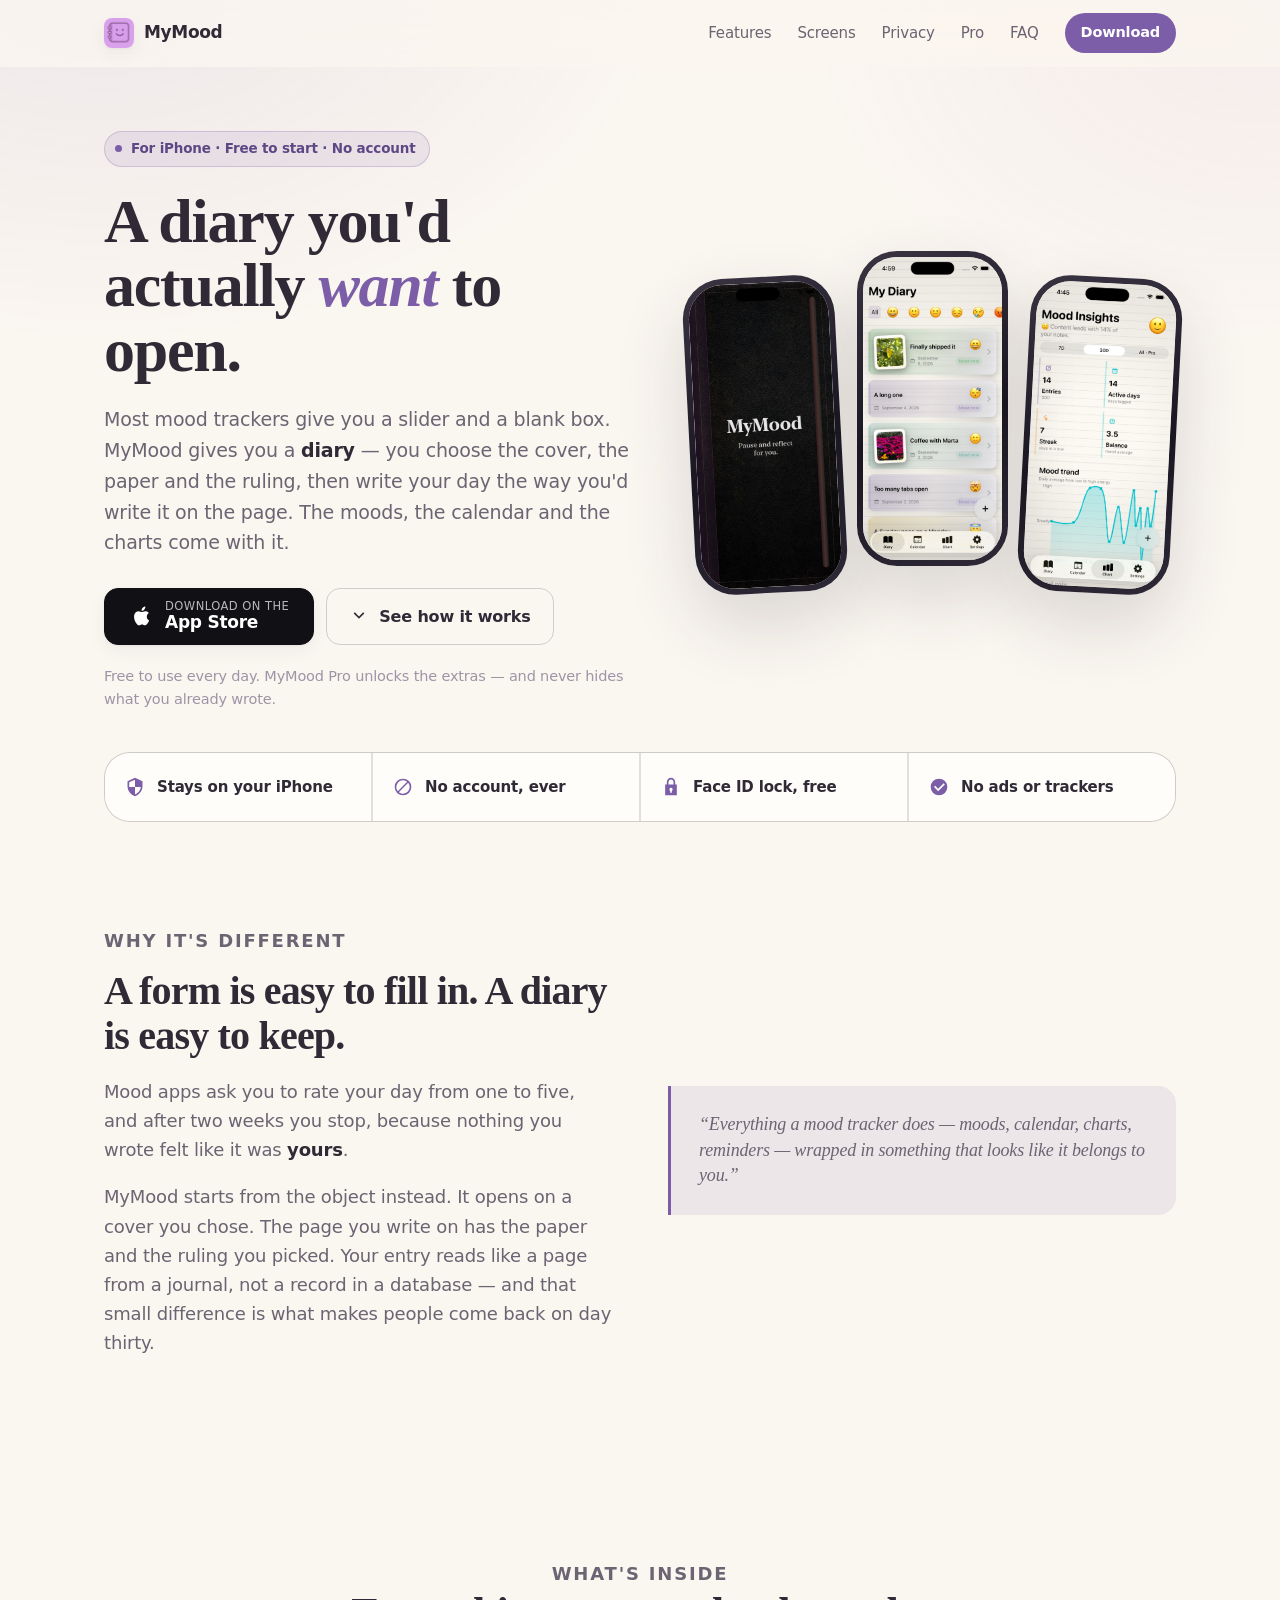
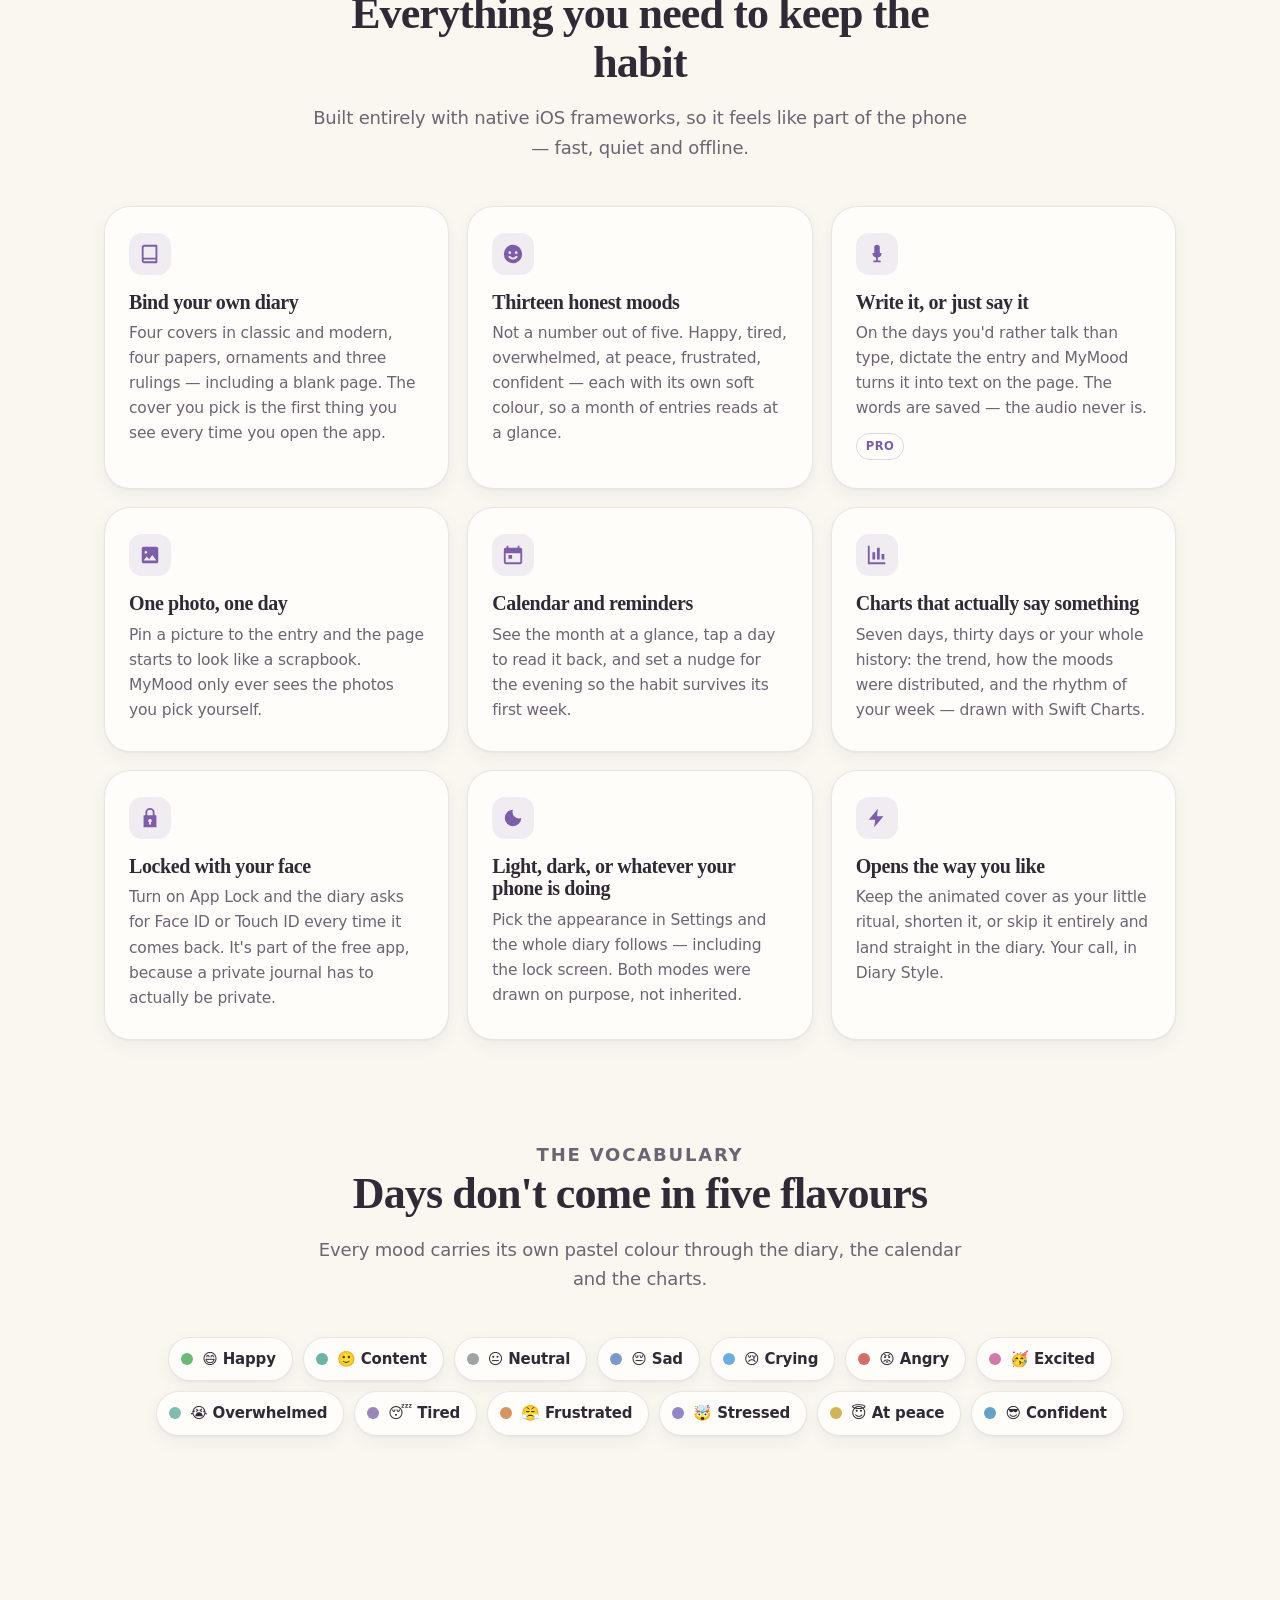
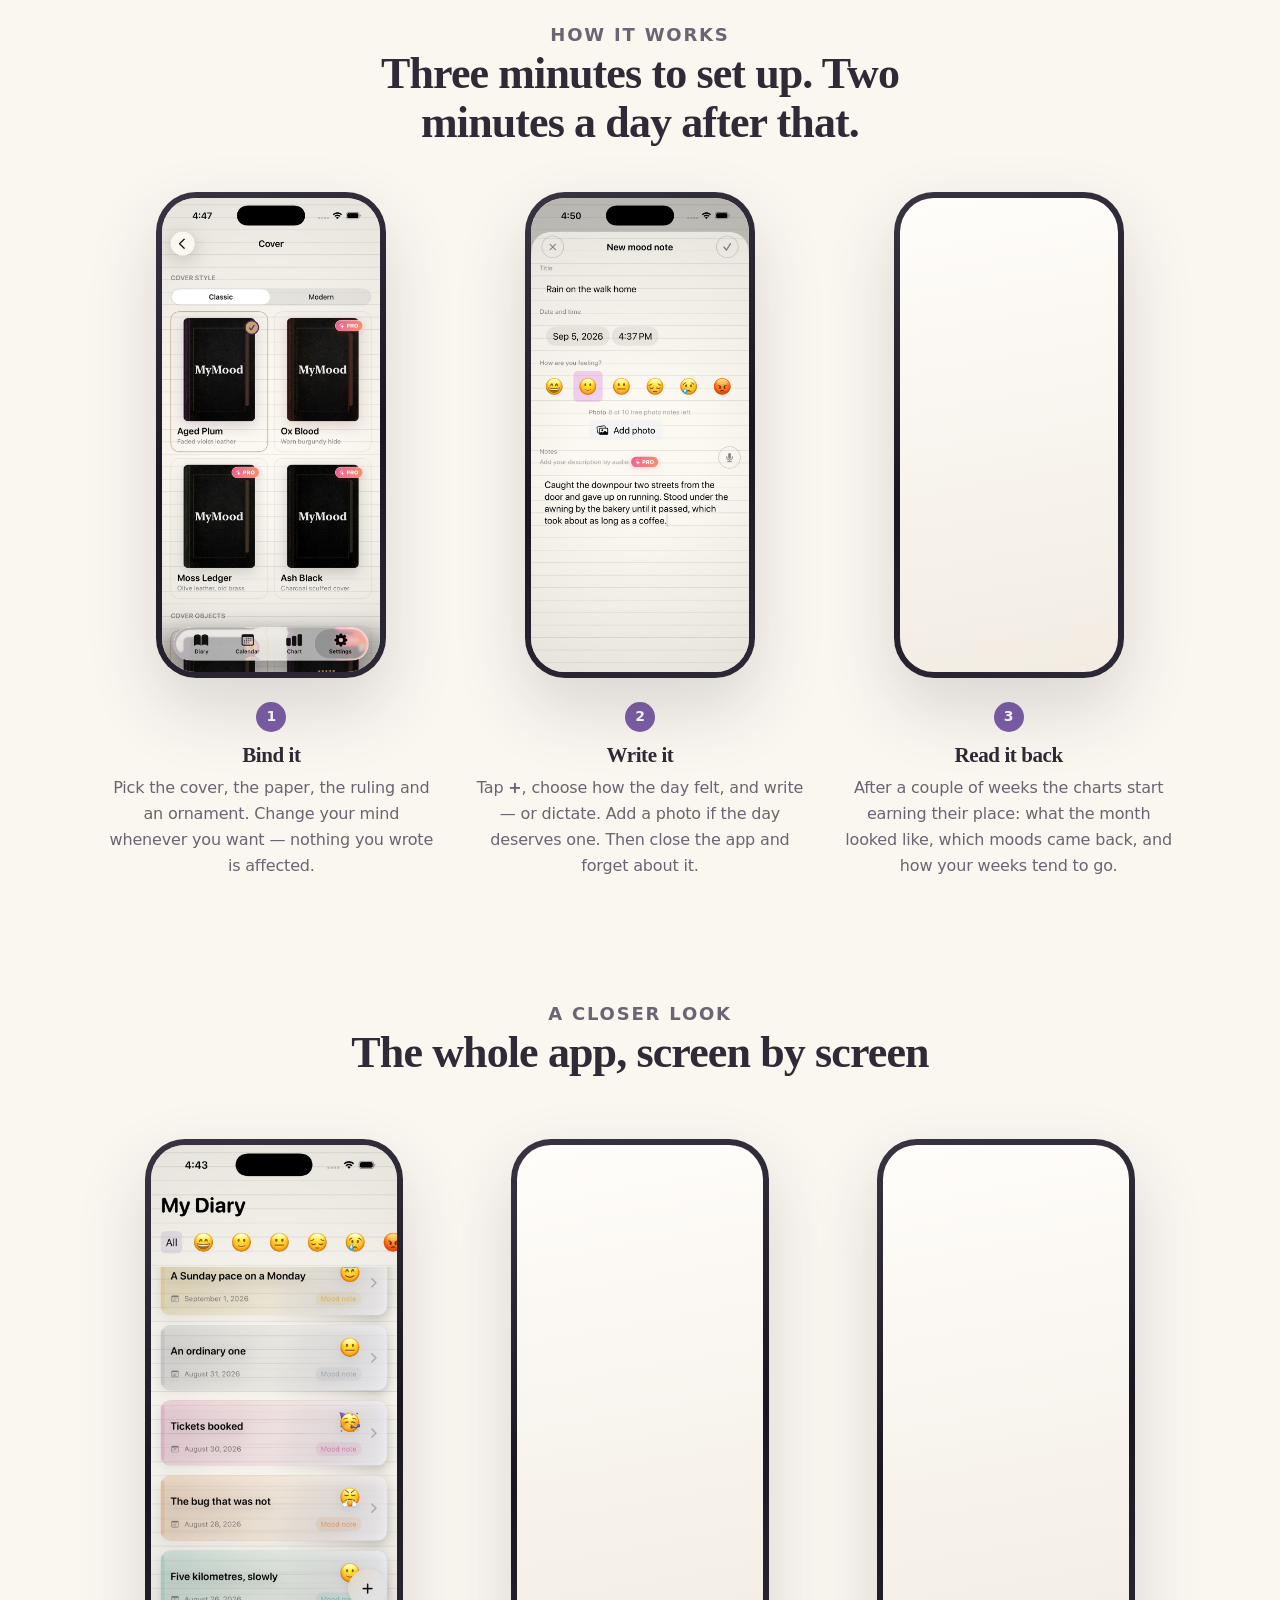
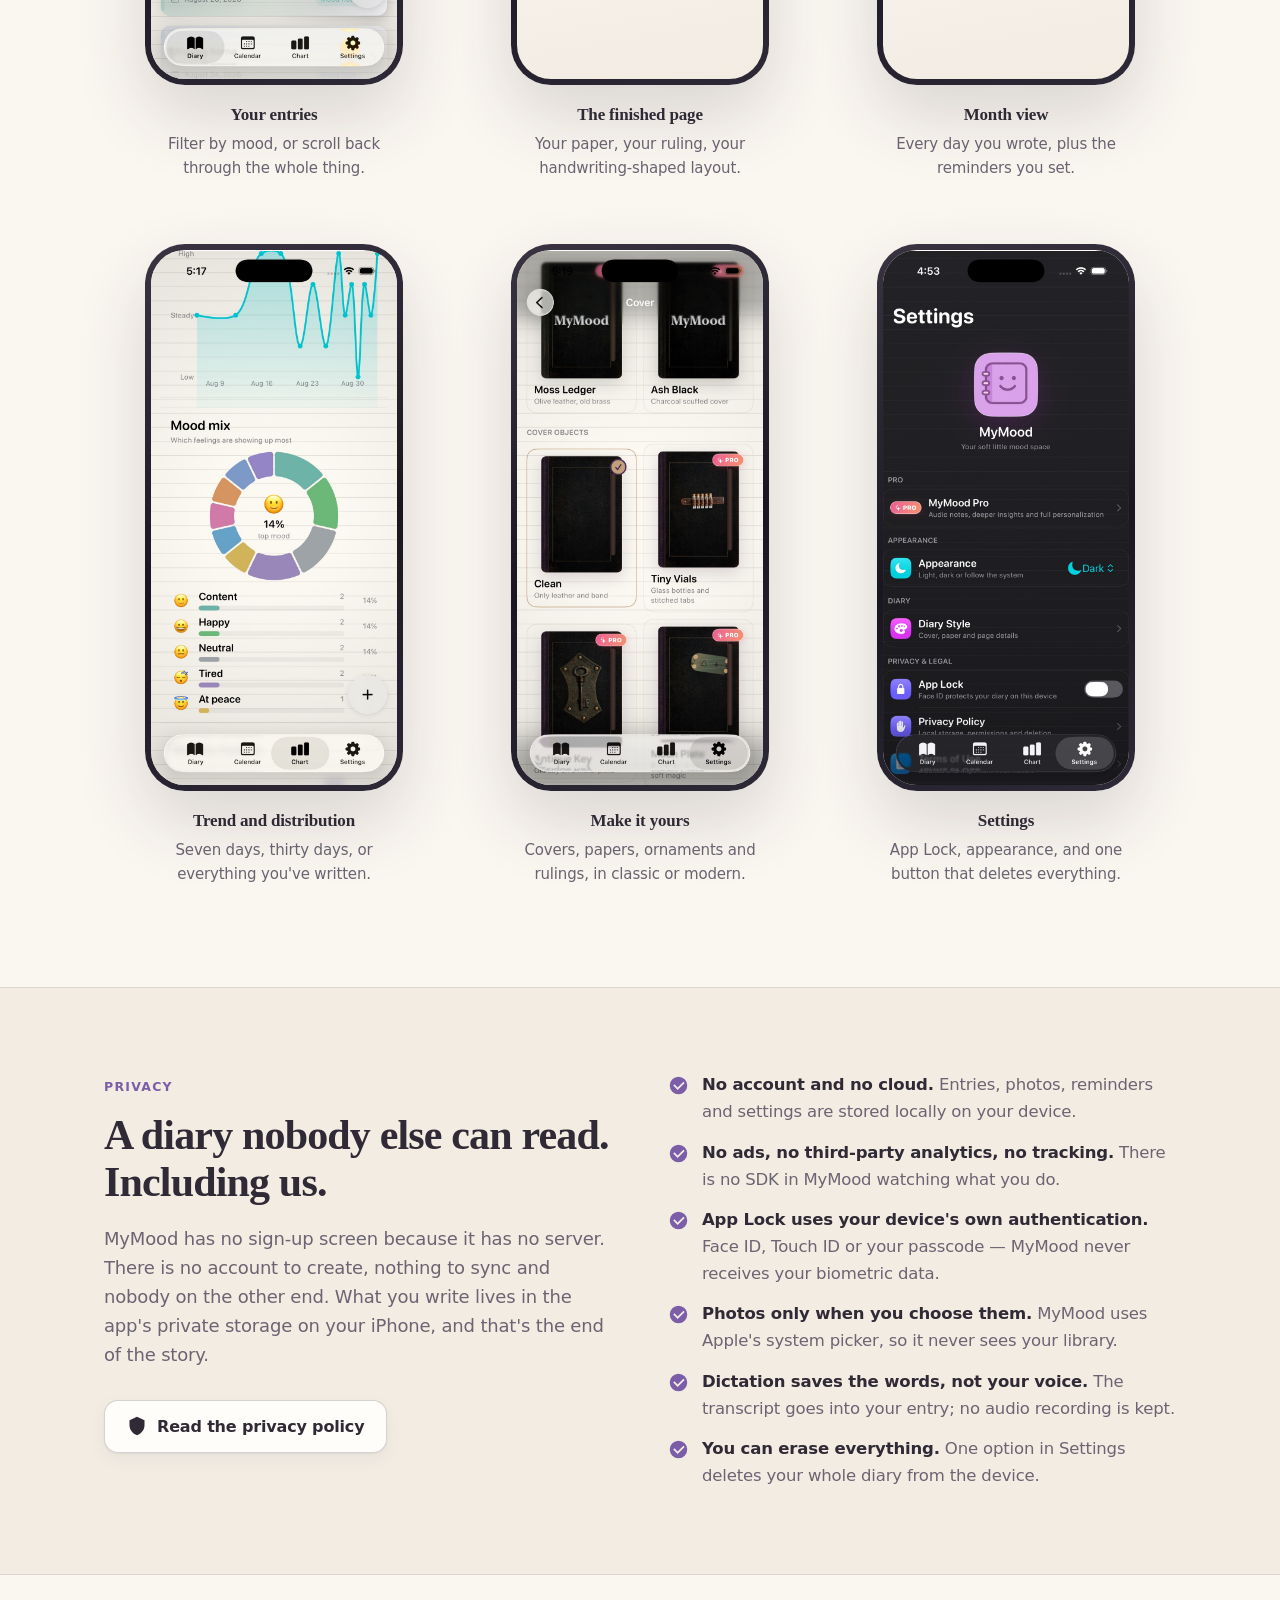
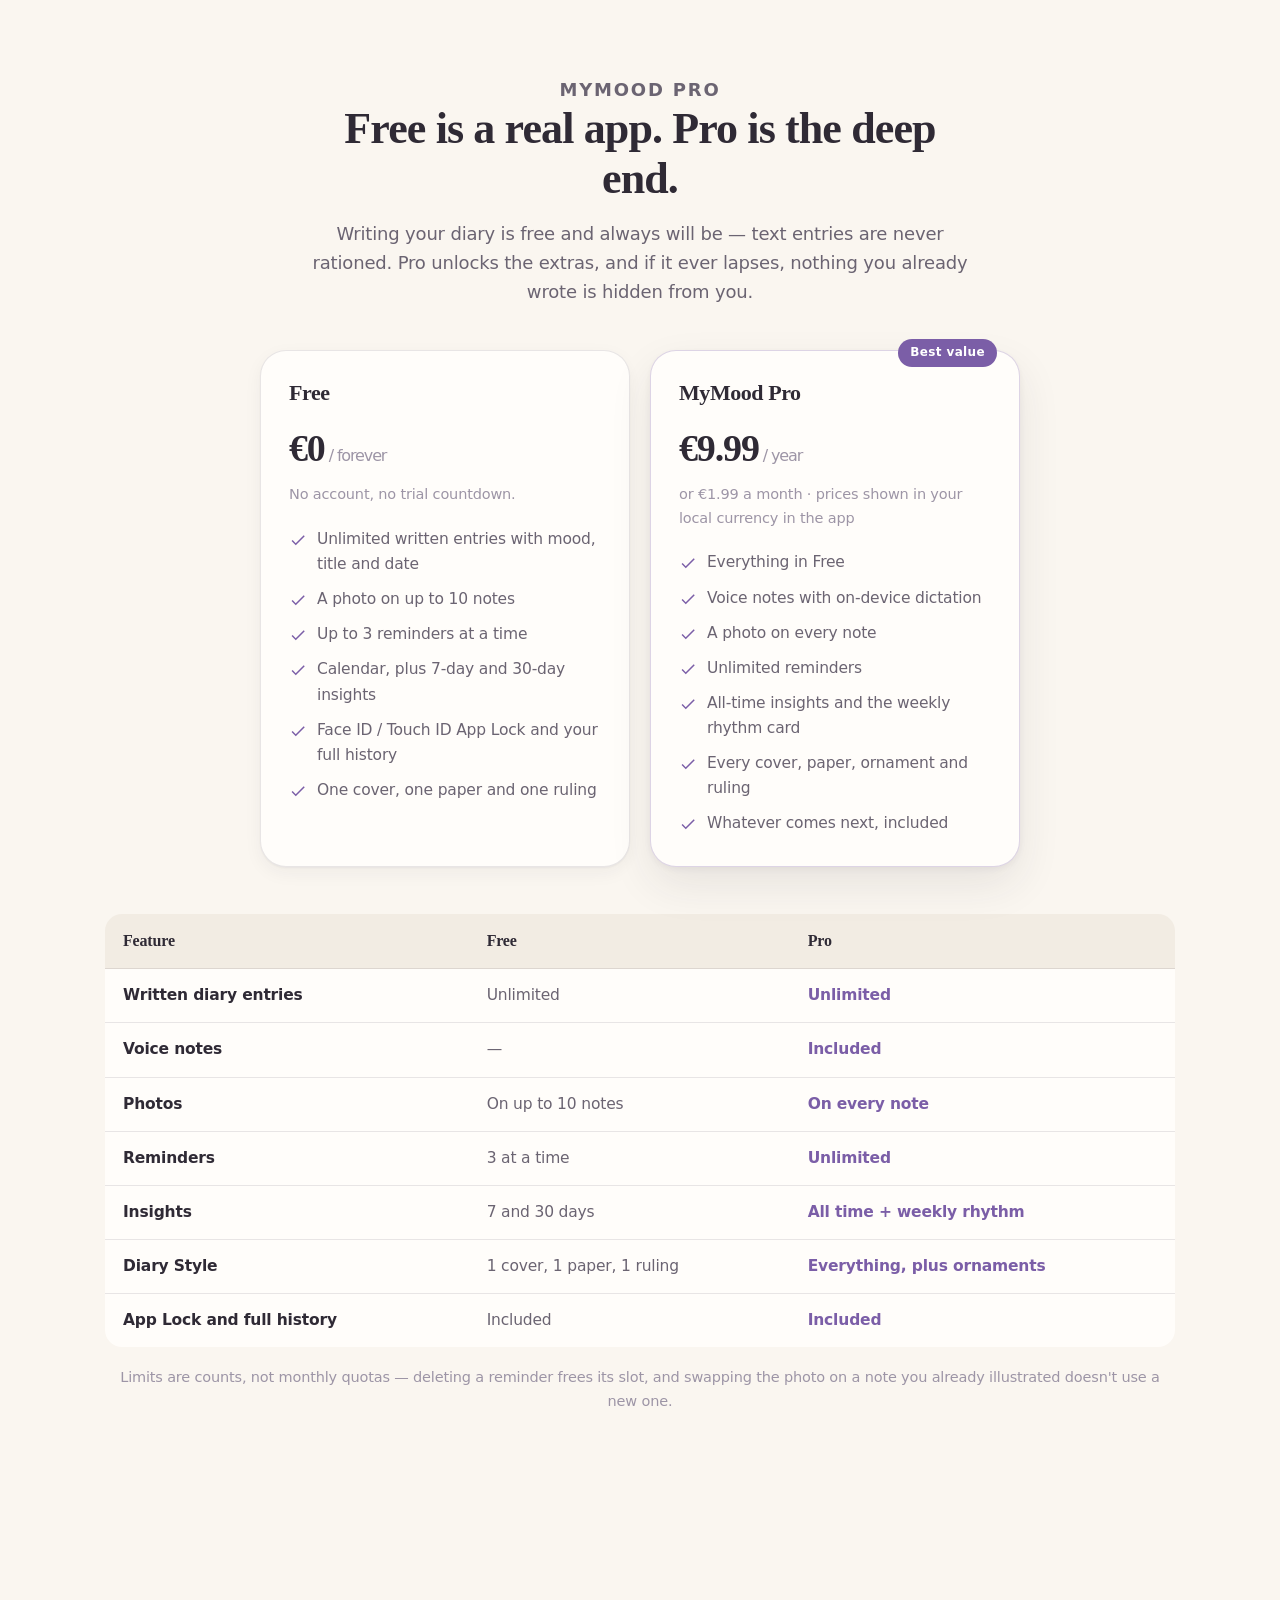
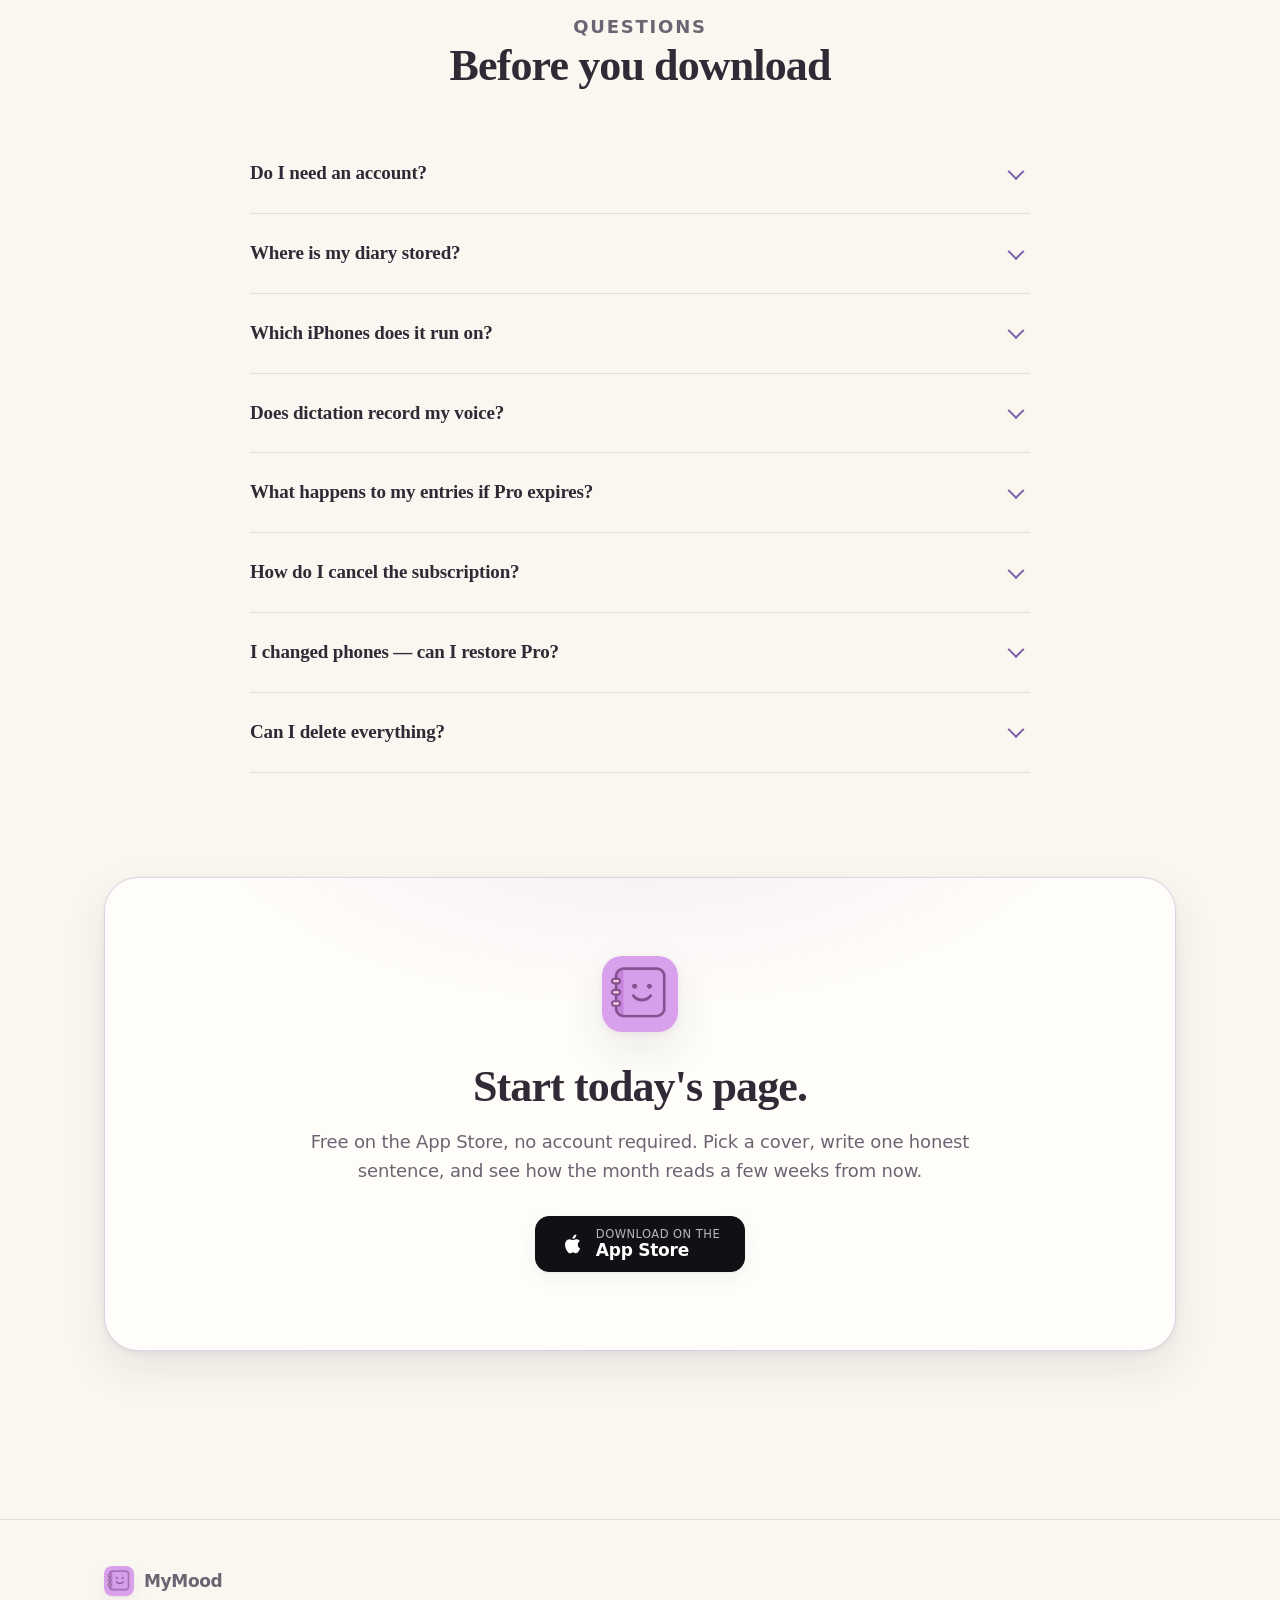
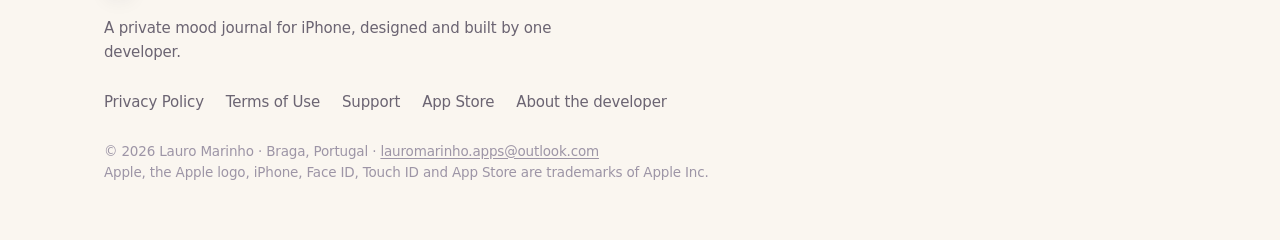
<file: index.html>
<!doctype html>
<html lang="en">
<head>
<meta charset="utf-8">
<meta name="viewport" content="width=device-width, initial-scale=1">
<title>MyMood — a private mood journal for iPhone</title>
<meta name="description" content="MyMood is a private mood journal for iPhone that feels like a real diary. Choose your cover and paper, write your day, tag how you felt, and see the pattern. No account, no ads, stored on your iPhone.">
<meta name="theme-color" content="#faf6f0" media="(prefers-color-scheme: light)">
<meta name="theme-color" content="#14111a" media="(prefers-color-scheme: dark)">

<meta property="og:type" content="website">
<meta property="og:site_name" content="MyMood">
<meta property="og:title" content="MyMood — a private mood journal for iPhone">
<meta property="og:description" content="A diary you'd actually want to open. Pick your cover and paper, write your day, tag the mood — and it never leaves your iPhone.">
<meta property="og:url" content="https://lauromarinho.github.io/mymood-landing/">
<meta property="og:image" content="https://lauromarinho.github.io/mymood-landing/assets/og.jpg">
<meta property="og:image:width" content="1200">
<meta property="og:image:height" content="630">
<meta property="og:image:alt" content="MyMood — a private mood journal for iPhone">
<meta name="twitter:card" content="summary_large_image">

<link rel="canonical" href="https://lauromarinho.github.io/mymood-landing/">
<link rel="icon" href="assets/app-icon.png">
<link rel="apple-touch-icon" href="assets/app-icon.png">
<link rel="stylesheet" href="styles.css">
</head>
<body>

<!-- ======================================================================
     Nav
     ====================================================================== -->
<nav class="nav" id="nav">
  <div class="wrap">
    <a class="brand" href="#top">
      <img src="assets/app-icon.png" alt="" width="30" height="30">
      <span>MyMood</span>
    </a>
    <div class="nav-links">
      <a href="#features">Features</a>
      <a href="#screens">Screens</a>
      <a href="#privacy">Privacy</a>
      <a href="#pro">Pro</a>
      <a href="#faq">FAQ</a>
      <a class="btn-sm" href="https://apps.apple.com/app/mymood/id6748285756" target="_blank" rel="noopener">Download</a>
    </div>
  </div>
</nav>

<!-- ======================================================================
     Hero
     ====================================================================== -->
<header class="hero" id="top">
  <div class="wrap">
    <div class="hero-grid">

      <div>
        <span class="eyebrow"><span class="dot"></span> For iPhone · Free to start · No account</span>

        <h1>A diary you'd actually <em>want</em> to open.</h1>

        <p class="lede">
          Most mood trackers give you a slider and a blank box. MyMood gives you a
          <strong>diary</strong> — you choose the cover, the paper and the ruling, then write your
          day the way you'd write it on the page. The moods, the calendar and the charts come with it.
        </p>

        <div class="hero-actions">
          <a class="btn appstore" href="https://apps.apple.com/app/mymood/id6748285756" target="_blank" rel="noopener">
            <svg viewBox="0 0 24 24" aria-hidden="true"><path d="M16.4 12.7c0-2.2 1.8-3.3 1.9-3.4-1-1.5-2.6-1.7-3.2-1.7-1.4-.1-2.7.8-3.3.8-.7 0-1.7-.8-2.8-.8-1.5 0-2.8.8-3.6 2.1-1.5 2.6-.4 6.5 1.1 8.7.7 1 1.6 2.2 2.7 2.2 1.1 0 1.5-.7 2.8-.7s1.7.7 2.8.7c1.2 0 1.9-1.1 2.6-2.1.8-1.2 1.2-2.4 1.2-2.5-.1 0-2.2-.9-2.2-3.3ZM14.2 5.9c.6-.7 1-1.7.9-2.7-.9 0-2 .6-2.6 1.3-.6.6-1.1 1.7-.9 2.6 1 .1 2-.5 2.6-1.2Z"/></svg>
            <span><small>Download on the</small><b>App&nbsp;Store</b></span>
          </a>
          <a class="btn ghost" href="#how">
            <svg viewBox="0 0 24 24" aria-hidden="true"><path d="M12 15.4 5.6 9l1.4-1.4 5 5 5-5L18.4 9 12 15.4Z"/></svg>
            See how it works
          </a>
        </div>

        <p class="hero-note">Free to use every day. MyMood&nbsp;Pro unlocks the extras — and never hides what you already wrote.</p>
      </div>

      <div class="hero-shots">
        <div class="phone"><div class="screen">
          <img src="assets/screens/hero-1.jpg" alt="MyMood — the animated diary cover that opens the app" width="660" height="1435" loading="eager" decoding="async">
          <div class="ph">
            <svg class="ico" viewBox="0 0 24 24" aria-hidden="true"><path d="M21 19V5a2 2 0 0 0-2-2H5a2 2 0 0 0-2 2v14a2 2 0 0 0 2 2h14a2 2 0 0 0 2-2ZM8.5 13.5l2.5 3 3.5-4.5 4.5 6H5l3.5-4.5Z"/></svg>
            <span>The cover</span><small>hero-1.jpg</small>
          </div>
        </div></div>
        <div class="phone"><div class="screen">
          <img src="assets/screens/hero-2.jpg" alt="MyMood — the diary, with entries filtered by mood" width="660" height="1435" loading="eager" decoding="async">
          <div class="ph">
            <svg class="ico" viewBox="0 0 24 24" aria-hidden="true"><path d="M21 19V5a2 2 0 0 0-2-2H5a2 2 0 0 0-2 2v14a2 2 0 0 0 2 2h14a2 2 0 0 0 2-2ZM8.5 13.5l2.5 3 3.5-4.5 4.5 6H5l3.5-4.5Z"/></svg>
            <span>The diary</span><small>hero-2.jpg</small>
          </div>
        </div></div>
        <div class="phone"><div class="screen">
          <img src="assets/screens/hero-3.jpg" alt="MyMood — mood insight charts for the last 30 days" width="660" height="1435" loading="eager" decoding="async">
          <div class="ph">
            <svg class="ico" viewBox="0 0 24 24" aria-hidden="true"><path d="M21 19V5a2 2 0 0 0-2-2H5a2 2 0 0 0-2 2v14a2 2 0 0 0 2 2h14a2 2 0 0 0 2-2ZM8.5 13.5l2.5 3 3.5-4.5 4.5 6H5l3.5-4.5Z"/></svg>
            <span>The insights</span><small>hero-3.jpg</small>
          </div>
        </div></div>
      </div>

    </div>
  </div>
</header>

<!-- ======================================================================
     Trust strip
     ====================================================================== -->
<section class="trust">
  <div class="wrap">
    <div class="trust-row reveal">
      <div>
        <svg viewBox="0 0 24 24" aria-hidden="true"><path d="M12 1 3 5v6c0 5.2 3.7 10.1 9 12 5.3-1.9 9-6.8 9-12V5l-9-4Zm0 10.9h7c-.5 4-3.2 7.7-7 9V12H5V6.3l7-3.1v8.7Z"/></svg>
        Stays on your iPhone
      </div>
      <div>
        <svg viewBox="0 0 24 24" aria-hidden="true"><path d="M12 2a10 10 0 1 0 0 20 10 10 0 0 0 0-20Zm0 2c1.9 0 3.6.7 5 1.8L5.8 17A8 8 0 0 1 12 4Zm0 16c-1.9 0-3.6-.7-5-1.8L18.2 7A8 8 0 0 1 12 20Z"/></svg>
        No account, ever
      </div>
      <div>
        <svg viewBox="0 0 24 24" aria-hidden="true"><path d="M12 1a5 5 0 0 0-5 5v3H5v13h14V9h-2V6a5 5 0 0 0-5-5Zm0 2a3 3 0 0 1 3 3v3H9V6a3 3 0 0 1 3-3Zm0 10a2 2 0 0 1 1 3.7V19h-2v-2.3A2 2 0 0 1 12 13Z"/></svg>
        Face ID lock, free
      </div>
      <div>
        <svg viewBox="0 0 24 24" aria-hidden="true"><path d="M12 2a10 10 0 1 0 0 20 10 10 0 0 0 0-20Zm-1 15-5-5 1.4-1.4L11 14.2l6.6-6.6L19 9l-8 8Z"/></svg>
        No ads or trackers
      </div>
    </div>
  </div>
</section>

<!-- ======================================================================
     Story
     ====================================================================== -->
<section>
  <div class="wrap">
    <div class="story-grid">
      <div class="reveal">
        <p class="kicker">Why it's different</p>
        <h2>A form is easy to fill in. A diary is easy to keep.</h2>
        <p>
          Mood apps ask you to rate your day from one to five, and after two weeks you stop,
          because nothing you wrote felt like it was <strong>yours</strong>.
        </p>
        <p>
          MyMood starts from the object instead. It opens on a cover you chose. The page you write on
          has the paper and the ruling you picked. Your entry reads like a page from a journal, not a
          record in a database — and that small difference is what makes people come back on day thirty.
        </p>
      </div>
      <div class="reveal">
        <p class="pull">
          “Everything a mood tracker does — moods, calendar, charts, reminders —
          wrapped in something that looks like it belongs to you.”
        </p>
      </div>
    </div>
  </div>
</section>

<!-- ======================================================================
     Features
     ====================================================================== -->
<section id="features">
  <div class="wrap">
    <div class="section-head center reveal">
      <p class="kicker">What's inside</p>
      <h2>Everything you need to keep the habit</h2>
      <p>Built entirely with native iOS frameworks, so it feels like part of the phone — fast, quiet and offline.</p>
    </div>

    <div class="features">

      <article class="feature reveal">
        <div class="icon"><svg viewBox="0 0 24 24" aria-hidden="true"><path d="M6 2h13a1 1 0 0 1 1 1v18a1 1 0 0 1-1 1H6a3 3 0 0 1-3-3V5a3 3 0 0 1 3-3Zm0 2a1 1 0 0 0-1 1v11.2c.3-.1.7-.2 1-.2h12V4H6Zm0 14a1 1 0 1 0 0 2h12v-2H6Z"/></svg></div>
        <h3>Bind your own diary</h3>
        <p>Four covers in classic and modern, four papers, ornaments and three rulings — including a blank page. The cover you pick is the first thing you see every time you open the app.</p>
      </article>

      <article class="feature reveal">
        <div class="icon"><svg viewBox="0 0 24 24" aria-hidden="true"><path d="M12 2a10 10 0 1 0 0 20 10 10 0 0 0 0-20Zm-3.5 7a1.5 1.5 0 1 1 0 3 1.5 1.5 0 0 1 0-3Zm7 0a1.5 1.5 0 1 1 0 3 1.5 1.5 0 0 1 0-3ZM12 18c-2.3 0-4.3-1.3-5.2-3.2l1.8-.8A3.8 3.8 0 0 0 12 16a3.8 3.8 0 0 0 3.4-2l1.8.8A5.8 5.8 0 0 1 12 18Z"/></svg></div>
        <h3>Thirteen honest moods</h3>
        <p>Not a number out of five. Happy, tired, overwhelmed, at peace, frustrated, confident — each with its own soft colour, so a month of entries reads at a glance.</p>
      </article>

      <article class="feature reveal">
        <div class="icon"><svg viewBox="0 0 24 24" aria-hidden="true"><path d="M12 14a3 3 0 0 0 3-3V5a3 3 0 0 0-6 0v6a3 3 0 0 0 3 3Zm5-3a5 5 0 0 1-4 4.9V19h3v2H8v-2h3v-3.1A5 5 0 0 1 7 11h2a3 3 0 0 0 6 0h2Z"/></svg></div>
        <h3>Write it, or just say it</h3>
        <p>On the days you'd rather talk than type, dictate the entry and MyMood turns it into text on the page. The words are saved — the audio never is.</p>
        <span class="tag">Pro</span>
      </article>

      <article class="feature reveal">
        <div class="icon"><svg viewBox="0 0 24 24" aria-hidden="true"><path d="M21 19V5a2 2 0 0 0-2-2H5a2 2 0 0 0-2 2v14a2 2 0 0 0 2 2h14a2 2 0 0 0 2-2ZM8.5 13.5l2.5 3 3.5-4.5 4.5 6H5l3.5-4.5ZM9 9a1.5 1.5 0 1 1-3 0 1.5 1.5 0 0 1 3 0Z"/></svg></div>
        <h3>One photo, one day</h3>
        <p>Pin a picture to the entry and the page starts to look like a scrapbook. MyMood only ever sees the photos you pick yourself.</p>
      </article>

      <article class="feature reveal">
        <div class="icon"><svg viewBox="0 0 24 24" aria-hidden="true"><path d="M7 2v2h10V2h2v2h1a2 2 0 0 1 2 2v14a2 2 0 0 1-2 2H4a2 2 0 0 1-2-2V6a2 2 0 0 1 2-2h1V2h2ZM4 10v10h16V10H4Zm3 2h4v4H7v-4Z"/></svg></div>
        <h3>Calendar and reminders</h3>
        <p>See the month at a glance, tap a day to read it back, and set a nudge for the evening so the habit survives its first week.</p>
      </article>

      <article class="feature reveal">
        <div class="icon"><svg viewBox="0 0 24 24" aria-hidden="true"><path d="M4 20h17v2H2V2h2v18Zm3-3V9h3v8H7Zm5 0V4h3v13h-3Zm5 0v-6h3v6h-3Z"/></svg></div>
        <h3>Charts that actually say something</h3>
        <p>Seven days, thirty days or your whole history: the trend, how the moods were distributed, and the rhythm of your week — drawn with Swift Charts.</p>
      </article>

      <article class="feature reveal">
        <div class="icon"><svg viewBox="0 0 24 24" aria-hidden="true"><path d="M12 1a5 5 0 0 0-5 5v3H5v13h14V9h-2V6a5 5 0 0 0-5-5Zm0 2a3 3 0 0 1 3 3v3H9V6a3 3 0 0 1 3-3Zm0 10a2 2 0 0 1 1 3.7V19h-2v-2.3A2 2 0 0 1 12 13Z"/></svg></div>
        <h3>Locked with your face</h3>
        <p>Turn on App&nbsp;Lock and the diary asks for Face&nbsp;ID or Touch&nbsp;ID every time it comes back. It's part of the free app, because a private journal has to actually be private.</p>
      </article>

      <article class="feature reveal">
        <div class="icon"><svg viewBox="0 0 24 24" aria-hidden="true"><path d="M12 3a9 9 0 1 0 9 9 7 7 0 0 1-9-9Zm-1.6 2.3A7 7 0 1 0 18.7 13a9 9 0 0 1-8.3-7.7Z"/></svg></div>
        <h3>Light, dark, or whatever your phone is doing</h3>
        <p>Pick the appearance in Settings and the whole diary follows — including the lock screen. Both modes were drawn on purpose, not inherited.</p>
      </article>

      <article class="feature reveal">
        <div class="icon"><svg viewBox="0 0 24 24" aria-hidden="true"><path d="M13 2 3 14h7l-1 8 10-12h-7l1-8Z"/></svg></div>
        <h3>Opens the way you like</h3>
        <p>Keep the animated cover as your little ritual, shorten it, or skip it entirely and land straight in the diary. Your call, in Diary&nbsp;Style.</p>
      </article>

    </div>
  </div>
</section>

<!-- ======================================================================
     Moods
     ====================================================================== -->
<section style="padding-top:0">
  <div class="wrap">
    <div class="section-head center reveal">
      <p class="kicker">The vocabulary</p>
      <h2>Days don't come in five flavours</h2>
      <p>Every mood carries its own pastel colour through the diary, the calendar and the charts.</p>
    </div>
    <div class="moods reveal">
      <span class="mood" style="--m:#6bb878"><i></i>😄 Happy</span>
      <span class="mood" style="--m:#6db3a8"><i></i>🙂 Content</span>
      <span class="mood" style="--m:#9ea3a8"><i></i>😐 Neutral</span>
      <span class="mood" style="--m:#7d99c7"><i></i>😔 Sad</span>
      <span class="mood" style="--m:#6bade0"><i></i>😢 Crying</span>
      <span class="mood" style="--m:#d16d6b"><i></i>😡 Angry</span>
      <span class="mood" style="--m:#d17aa8"><i></i>🥳 Excited</span>
      <span class="mood" style="--m:#80bdae"><i></i>😭 Overwhelmed</span>
      <span class="mood" style="--m:#9987ba"><i></i>😴 Tired</span>
      <span class="mood" style="--m:#d69461"><i></i>😤 Frustrated</span>
      <span class="mood" style="--m:#9485c7"><i></i>🤯 Stressed</span>
      <span class="mood" style="--m:#d1b359"><i></i>😇 At peace</span>
      <span class="mood" style="--m:#66a1c7"><i></i>😎 Confident</span>
    </div>
  </div>
</section>

<!-- ======================================================================
     How it works
     ====================================================================== -->
<section id="how">
  <div class="wrap">
    <div class="section-head center reveal">
      <p class="kicker">How it works</p>
      <h2>Three minutes to set up. Two minutes a day after that.</h2>
    </div>

    <div class="steps">

      <div class="step reveal">
        <div class="phone"><div class="screen">
          <img src="assets/screens/step-1.jpg" alt="MyMood — choosing a cover, paper and ruling in Diary Style" width="660" height="1435" loading="lazy" decoding="async">
          <div class="ph">
            <svg class="ico" viewBox="0 0 24 24" aria-hidden="true"><path d="M21 19V5a2 2 0 0 0-2-2H5a2 2 0 0 0-2 2v14a2 2 0 0 0 2 2h14a2 2 0 0 0 2-2ZM8.5 13.5l2.5 3 3.5-4.5 4.5 6H5l3.5-4.5Z"/></svg>
            <span>Diary Style</span><small>step-1.jpg</small>
          </div>
        </div></div>
        <span class="n">1</span>
        <h3>Bind it</h3>
        <p>Pick the cover, the paper, the ruling and an ornament. Change your mind whenever you want — nothing you wrote is affected.</p>
      </div>

      <div class="step reveal">
        <div class="phone"><div class="screen">
          <img src="assets/screens/step-2.jpg" alt="MyMood — writing a new mood note with a mood, a title and a photo" width="660" height="1435" loading="lazy" decoding="async">
          <div class="ph">
            <svg class="ico" viewBox="0 0 24 24" aria-hidden="true"><path d="M21 19V5a2 2 0 0 0-2-2H5a2 2 0 0 0-2 2v14a2 2 0 0 0 2 2h14a2 2 0 0 0 2-2ZM8.5 13.5l2.5 3 3.5-4.5 4.5 6H5l3.5-4.5Z"/></svg>
            <span>New mood note</span><small>step-2.jpg</small>
          </div>
        </div></div>
        <span class="n">2</span>
        <h3>Write it</h3>
        <p>Tap <b>+</b>, choose how the day felt, and write — or dictate. Add a photo if the day deserves one. Then close the app and forget about it.</p>
      </div>

      <div class="step reveal">
        <div class="phone"><div class="screen">
          <img src="assets/screens/step-3.jpg" alt="MyMood — the 30-day mood trend and distribution" width="660" height="1435" loading="lazy" decoding="async">
          <div class="ph">
            <svg class="ico" viewBox="0 0 24 24" aria-hidden="true"><path d="M21 19V5a2 2 0 0 0-2-2H5a2 2 0 0 0-2 2v14a2 2 0 0 0 2 2h14a2 2 0 0 0 2-2ZM8.5 13.5l2.5 3 3.5-4.5 4.5 6H5l3.5-4.5Z"/></svg>
            <span>Insights</span><small>step-3.jpg</small>
          </div>
        </div></div>
        <span class="n">3</span>
        <h3>Read it back</h3>
        <p>After a couple of weeks the charts start earning their place: what the month looked like, which moods came back, and how your weeks tend to go.</p>
      </div>

    </div>
  </div>
</section>

<!-- ======================================================================
     Screens
     ====================================================================== -->
<section id="screens" style="padding-top:20px">
  <div class="wrap">
    <div class="section-head center reveal">
      <p class="kicker">A closer look</p>
      <h2>The whole app, screen by screen</h2>
    </div>

    <div class="gallery">

      <figure class="shot reveal">
        <div class="phone"><div class="screen">
          <img src="assets/screens/gallery-1.jpg" alt="MyMood — the diary list, filtered by mood" width="660" height="1435" loading="lazy" decoding="async">
          <div class="ph">
            <svg class="ico" viewBox="0 0 24 24" aria-hidden="true"><path d="M21 19V5a2 2 0 0 0-2-2H5a2 2 0 0 0-2 2v14a2 2 0 0 0 2 2h14a2 2 0 0 0 2-2ZM8.5 13.5l2.5 3 3.5-4.5 4.5 6H5l3.5-4.5Z"/></svg>
            <span>The diary</span><small>gallery-1.jpg</small>
          </div>
        </div></div>
        <figcaption><b>Your entries</b>Filter by mood, or scroll back through the whole thing.</figcaption>
      </figure>

      <figure class="shot reveal">
        <div class="phone"><div class="screen">
          <img src="assets/screens/gallery-2.jpg" alt="MyMood — a finished journal entry with a photo" width="660" height="1435" loading="lazy" decoding="async">
          <div class="ph">
            <svg class="ico" viewBox="0 0 24 24" aria-hidden="true"><path d="M21 19V5a2 2 0 0 0-2-2H5a2 2 0 0 0-2 2v14a2 2 0 0 0 2 2h14a2 2 0 0 0 2-2ZM8.5 13.5l2.5 3 3.5-4.5 4.5 6H5l3.5-4.5Z"/></svg>
            <span>Entry page</span><small>gallery-2.jpg</small>
          </div>
        </div></div>
        <figcaption><b>The finished page</b>Your paper, your ruling, your handwriting-shaped layout.</figcaption>
      </figure>

      <figure class="shot reveal">
        <div class="phone"><div class="screen">
          <img src="assets/screens/gallery-3.jpg" alt="MyMood — the calendar with the day's agenda" width="660" height="1435" loading="lazy" decoding="async">
          <div class="ph">
            <svg class="ico" viewBox="0 0 24 24" aria-hidden="true"><path d="M21 19V5a2 2 0 0 0-2-2H5a2 2 0 0 0-2 2v14a2 2 0 0 0 2 2h14a2 2 0 0 0 2-2ZM8.5 13.5l2.5 3 3.5-4.5 4.5 6H5l3.5-4.5Z"/></svg>
            <span>Calendar</span><small>gallery-3.jpg</small>
          </div>
        </div></div>
        <figcaption><b>Month view</b>Every day you wrote, plus the reminders you set.</figcaption>
      </figure>

      <figure class="shot reveal">
        <div class="phone"><div class="screen">
          <img src="assets/screens/gallery-4.jpg" alt="MyMood — the mood distribution and weekly rhythm cards" width="660" height="1435" loading="lazy" decoding="async">
          <div class="ph">
            <svg class="ico" viewBox="0 0 24 24" aria-hidden="true"><path d="M21 19V5a2 2 0 0 0-2-2H5a2 2 0 0 0-2 2v14a2 2 0 0 0 2 2h14a2 2 0 0 0 2-2ZM8.5 13.5l2.5 3 3.5-4.5 4.5 6H5l3.5-4.5Z"/></svg>
            <span>Insights</span><small>gallery-4.jpg</small>
          </div>
        </div></div>
        <figcaption><b>Trend and distribution</b>Seven days, thirty days, or everything you've written.</figcaption>
      </figure>

      <figure class="shot reveal">
        <div class="phone"><div class="screen">
          <img src="assets/screens/gallery-5.jpg" alt="MyMood — Diary Style, with covers, papers, ornaments and rulings" width="660" height="1435" loading="lazy" decoding="async">
          <div class="ph">
            <svg class="ico" viewBox="0 0 24 24" aria-hidden="true"><path d="M21 19V5a2 2 0 0 0-2-2H5a2 2 0 0 0-2 2v14a2 2 0 0 0 2 2h14a2 2 0 0 0 2-2ZM8.5 13.5l2.5 3 3.5-4.5 4.5 6H5l3.5-4.5Z"/></svg>
            <span>Diary Style</span><small>gallery-5.jpg</small>
          </div>
        </div></div>
        <figcaption><b>Make it yours</b>Covers, papers, ornaments and rulings, in classic or modern.</figcaption>
      </figure>

      <figure class="shot reveal">
        <div class="phone"><div class="screen">
          <img src="assets/screens/gallery-6.jpg" alt="MyMood — App Lock and appearance settings" width="660" height="1435" loading="lazy" decoding="async">
          <div class="ph">
            <svg class="ico" viewBox="0 0 24 24" aria-hidden="true"><path d="M21 19V5a2 2 0 0 0-2-2H5a2 2 0 0 0-2 2v14a2 2 0 0 0 2 2h14a2 2 0 0 0 2-2ZM8.5 13.5l2.5 3 3.5-4.5 4.5 6H5l3.5-4.5Z"/></svg>
            <span>Settings</span><small>gallery-6.jpg</small>
          </div>
        </div></div>
        <figcaption><b>Settings</b>App&nbsp;Lock, appearance, and one button that deletes everything.</figcaption>
      </figure>

    </div>
  </div>
</section>

<!-- ======================================================================
     Privacy
     ====================================================================== -->
<section class="band-privacy" id="privacy">
  <div class="wrap">
    <div class="privacy-grid">
      <div class="reveal">
        <p class="kicker">Privacy</p>
        <h2 style="font-size:clamp(28px,4.2vw,42px)">A diary nobody else can read. Including us.</h2>
        <p style="color:var(--ink-soft);font-size:18px">
          MyMood has no sign-up screen because it has no server. There is no account to create,
          nothing to sync and nobody on the other end. What you write lives in the app's private
          storage on your iPhone, and that's the end of the story.
        </p>
        <div class="hero-actions">
          <a class="btn" href="privacy.html">
            <svg viewBox="0 0 24 24" aria-hidden="true"><path d="M12 1 3 5v6c0 5.2 3.7 10.1 9 12 5.3-1.9 9-6.8 9-12V5l-9-4Z"/></svg>
            Read the privacy policy
          </a>
        </div>
      </div>

      <ul class="privacy-list reveal">
        <li>
          <svg viewBox="0 0 24 24" aria-hidden="true"><path d="M12 2a10 10 0 1 0 0 20 10 10 0 0 0 0-20Zm-1 15-5-5 1.4-1.4L11 14.2l6.6-6.6L19 9l-8 8Z"/></svg>
          <span><b>No account and no cloud.</b> Entries, photos, reminders and settings are stored locally on your device.</span>
        </li>
        <li>
          <svg viewBox="0 0 24 24" aria-hidden="true"><path d="M12 2a10 10 0 1 0 0 20 10 10 0 0 0 0-20Zm-1 15-5-5 1.4-1.4L11 14.2l6.6-6.6L19 9l-8 8Z"/></svg>
          <span><b>No ads, no third-party analytics, no tracking.</b> There is no SDK in MyMood watching what you do.</span>
        </li>
        <li>
          <svg viewBox="0 0 24 24" aria-hidden="true"><path d="M12 2a10 10 0 1 0 0 20 10 10 0 0 0 0-20Zm-1 15-5-5 1.4-1.4L11 14.2l6.6-6.6L19 9l-8 8Z"/></svg>
          <span><b>App&nbsp;Lock uses your device's own authentication.</b> Face&nbsp;ID, Touch&nbsp;ID or your passcode — MyMood never receives your biometric data.</span>
        </li>
        <li>
          <svg viewBox="0 0 24 24" aria-hidden="true"><path d="M12 2a10 10 0 1 0 0 20 10 10 0 0 0 0-20Zm-1 15-5-5 1.4-1.4L11 14.2l6.6-6.6L19 9l-8 8Z"/></svg>
          <span><b>Photos only when you choose them.</b> MyMood uses Apple's system picker, so it never sees your library.</span>
        </li>
        <li>
          <svg viewBox="0 0 24 24" aria-hidden="true"><path d="M12 2a10 10 0 1 0 0 20 10 10 0 0 0 0-20Zm-1 15-5-5 1.4-1.4L11 14.2l6.6-6.6L19 9l-8 8Z"/></svg>
          <span><b>Dictation saves the words, not your voice.</b> The transcript goes into your entry; no audio recording is kept.</span>
        </li>
        <li>
          <svg viewBox="0 0 24 24" aria-hidden="true"><path d="M12 2a10 10 0 1 0 0 20 10 10 0 0 0 0-20Zm-1 15-5-5 1.4-1.4L11 14.2l6.6-6.6L19 9l-8 8Z"/></svg>
          <span><b>You can erase everything.</b> One option in Settings deletes your whole diary from the device.</span>
        </li>
      </ul>
    </div>
  </div>
</section>

<!-- ======================================================================
     Pro
     ====================================================================== -->
<section id="pro">
  <div class="wrap">
    <div class="section-head center reveal">
      <p class="kicker">MyMood Pro</p>
      <h2>Free is a real app. Pro is the deep end.</h2>
      <p>Writing your diary is free and always will be — text entries are never rationed.
         Pro unlocks the extras, and if it ever lapses, nothing you already wrote is hidden from you.</p>
    </div>

    <div class="plans">
      <div class="plan reveal">
        <h3>Free</h3>
        <p class="price">€0<span> / forever</span></p>
        <p class="price-note">No account, no trial countdown.</p>
        <ul>
          <li><svg viewBox="0 0 24 24" aria-hidden="true"><path d="M9 16.2 4.8 12l-1.4 1.4L9 19 21 7l-1.4-1.4L9 16.2Z"/></svg>Unlimited written entries with mood, title and date</li>
          <li><svg viewBox="0 0 24 24" aria-hidden="true"><path d="M9 16.2 4.8 12l-1.4 1.4L9 19 21 7l-1.4-1.4L9 16.2Z"/></svg>A photo on up to 10 notes</li>
          <li><svg viewBox="0 0 24 24" aria-hidden="true"><path d="M9 16.2 4.8 12l-1.4 1.4L9 19 21 7l-1.4-1.4L9 16.2Z"/></svg>Up to 3 reminders at a time</li>
          <li><svg viewBox="0 0 24 24" aria-hidden="true"><path d="M9 16.2 4.8 12l-1.4 1.4L9 19 21 7l-1.4-1.4L9 16.2Z"/></svg>Calendar, plus 7-day and 30-day insights</li>
          <li><svg viewBox="0 0 24 24" aria-hidden="true"><path d="M9 16.2 4.8 12l-1.4 1.4L9 19 21 7l-1.4-1.4L9 16.2Z"/></svg>Face&nbsp;ID / Touch&nbsp;ID App&nbsp;Lock and your full history</li>
          <li><svg viewBox="0 0 24 24" aria-hidden="true"><path d="M9 16.2 4.8 12l-1.4 1.4L9 19 21 7l-1.4-1.4L9 16.2Z"/></svg>One cover, one paper and one ruling</li>
        </ul>
      </div>

      <!-- PRICE: confirm against App Store Connect before publishing. Local pricing
           always wins — the app shows the real price for the reader's region. -->
      <div class="plan featured reveal">
        <span class="badge">Best value</span>
        <h3>MyMood Pro</h3>
        <p class="price">€9.99<span> / year</span></p>
        <p class="price-note">or €1.99 a month · prices shown in your local currency in&nbsp;the&nbsp;app</p>
        <ul>
          <li><svg viewBox="0 0 24 24" aria-hidden="true"><path d="M9 16.2 4.8 12l-1.4 1.4L9 19 21 7l-1.4-1.4L9 16.2Z"/></svg>Everything in Free</li>
          <li><svg viewBox="0 0 24 24" aria-hidden="true"><path d="M9 16.2 4.8 12l-1.4 1.4L9 19 21 7l-1.4-1.4L9 16.2Z"/></svg>Voice notes with on-device dictation</li>
          <li><svg viewBox="0 0 24 24" aria-hidden="true"><path d="M9 16.2 4.8 12l-1.4 1.4L9 19 21 7l-1.4-1.4L9 16.2Z"/></svg>A photo on every note</li>
          <li><svg viewBox="0 0 24 24" aria-hidden="true"><path d="M9 16.2 4.8 12l-1.4 1.4L9 19 21 7l-1.4-1.4L9 16.2Z"/></svg>Unlimited reminders</li>
          <li><svg viewBox="0 0 24 24" aria-hidden="true"><path d="M9 16.2 4.8 12l-1.4 1.4L9 19 21 7l-1.4-1.4L9 16.2Z"/></svg>All-time insights and the weekly rhythm card</li>
          <li><svg viewBox="0 0 24 24" aria-hidden="true"><path d="M9 16.2 4.8 12l-1.4 1.4L9 19 21 7l-1.4-1.4L9 16.2Z"/></svg>Every cover, paper, ornament and ruling</li>
          <li><svg viewBox="0 0 24 24" aria-hidden="true"><path d="M9 16.2 4.8 12l-1.4 1.4L9 19 21 7l-1.4-1.4L9 16.2Z"/></svg>Whatever comes next, included</li>
        </ul>
      </div>
    </div>

    <div class="table-scroll reveal">
      <table class="compare">
        <caption class="sr-only">Feature comparison between MyMood Free and MyMood Pro</caption>
        <thead>
          <tr><th scope="col">Feature</th><th scope="col">Free</th><th scope="col">Pro</th></tr>
        </thead>
        <tbody>
          <tr><th scope="row">Written diary entries</th><td>Unlimited</td><td class="yes">Unlimited</td></tr>
          <tr><th scope="row">Voice notes</th><td>—</td><td class="yes">Included</td></tr>
          <tr><th scope="row">Photos</th><td>On up to 10 notes</td><td class="yes">On every note</td></tr>
          <tr><th scope="row">Reminders</th><td>3 at a time</td><td class="yes">Unlimited</td></tr>
          <tr><th scope="row">Insights</th><td>7 and 30 days</td><td class="yes">All time + weekly rhythm</td></tr>
          <tr><th scope="row">Diary Style</th><td>1 cover, 1 paper, 1 ruling</td><td class="yes">Everything, plus ornaments</td></tr>
          <tr><th scope="row">App&nbsp;Lock and full history</th><td>Included</td><td class="yes">Included</td></tr>
        </tbody>
      </table>
    </div>
    <p style="text-align:center;color:var(--ink-faint);font-size:14.5px;margin-top:18px">
      Limits are counts, not monthly quotas — deleting a reminder frees its slot, and swapping the photo
      on a note you already illustrated doesn't use a new one.
    </p>
  </div>
</section>

<!-- ======================================================================
     FAQ
     ====================================================================== -->
<section id="faq">
  <div class="wrap">
    <div class="section-head center reveal">
      <p class="kicker">Questions</p>
      <h2>Before you download</h2>
    </div>

    <div class="faq reveal">
      <details>
        <summary>Do I need an account?</summary>
        <p>No. MyMood opens straight into your diary — there is no sign-up, no email and no password,
           because there is no server on the other side.</p>
      </details>
      <details>
        <summary>Where is my diary stored?</summary>
        <p>In the app's private storage on your iPhone. MyMood doesn't upload it anywhere, which also
           means that if you delete the app, the diary goes with it. Keep an iPhone or iCloud device
           backup if you want a safety net.</p>
      </details>
      <details>
        <summary>Which iPhones does it run on?</summary>
        <p>MyMood 2.0 requires iOS 17.6 or later and is built for iPhone, in portrait.
           It isn't optimised for iPad in this version.</p>
      </details>
      <details>
        <summary>Does dictation record my voice?</summary>
        <p>No. Speech recognition converts what you say into text, MyMood saves that text into your
           entry, and no audio file is kept. You can revoke microphone and speech access at any time
           in the iOS Settings app.</p>
      </details>
      <details>
        <summary>What happens to my entries if Pro expires?</summary>
        <p>Nothing is hidden. Everything you already wrote — including photos, voice-dictated notes and
           premium covers you had applied — stays readable. You simply stop being able to add new items
           beyond the free limits.</p>
      </details>
      <details>
        <summary>How do I cancel the subscription?</summary>
        <p>Through Apple, like any App Store subscription: iOS Settings → your name → Subscriptions,
           or tap <b>Manage Subscription</b> inside MyMood. Cancelling stops the renewal; you keep Pro
           until the end of the paid period.</p>
      </details>
      <details>
        <summary>I changed phones — can I restore Pro?</summary>
        <p>Yes. Open the Pro screen and tap <b>Restore Purchases</b> while signed in with the same Apple
           Account you bought it with. Your diary itself does not travel with the subscription, so
           restore it from your device backup.</p>
      </details>
      <details>
        <summary>Can I delete everything?</summary>
        <p>Yes — there's an option in Settings that erases your whole diary from the device. Because
           MyMood has no account and no server copy, that deletion is final and we can't undo it for you.</p>
      </details>
    </div>
  </div>
</section>

<!-- ======================================================================
     Final CTA
     ====================================================================== -->
<section style="padding-top:20px">
  <div class="wrap">
    <div class="cta reveal">
      <img class="icon" src="assets/app-icon.png" alt="The MyMood app icon" width="76" height="76">
      <h2>Start today's page.</h2>
      <p>Free on the App&nbsp;Store, no account required. Pick a cover, write one honest sentence,
         and see how the month reads a few weeks from now.</p>
      <div class="hero-actions">
        <a class="btn appstore" href="https://apps.apple.com/app/mymood/id6748285756" target="_blank" rel="noopener">
          <svg viewBox="0 0 24 24" aria-hidden="true"><path d="M16.4 12.7c0-2.2 1.8-3.3 1.9-3.4-1-1.5-2.6-1.7-3.2-1.7-1.4-.1-2.7.8-3.3.8-.7 0-1.7-.8-2.8-.8-1.5 0-2.8.8-3.6 2.1-1.5 2.6-.4 6.5 1.1 8.7.7 1 1.6 2.2 2.7 2.2 1.1 0 1.5-.7 2.8-.7s1.7.7 2.8.7c1.2 0 1.9-1.1 2.6-2.1.8-1.2 1.2-2.4 1.2-2.5-.1 0-2.2-.9-2.2-3.3ZM14.2 5.9c.6-.7 1-1.7.9-2.7-.9 0-2 .6-2.6 1.3-.6.6-1.1 1.7-.9 2.6 1 .1 2-.5 2.6-1.2Z"/></svg>
          <span><small>Download on the</small><b>App&nbsp;Store</b></span>
        </a>
      </div>
    </div>
  </div>
</section>

<!-- ======================================================================
     Footer
     ====================================================================== -->
<footer>
  <div class="wrap">
    <div class="foot-grid">
      <div>
        <a class="brand" href="#top">
          <img src="assets/app-icon.png" alt="" width="30" height="30">
          <span>MyMood</span>
        </a>
        <p style="margin:12px 0 0;max-width:32em">A private mood journal for iPhone,
           designed and built by one developer.</p>
      </div>
      <div class="foot-links">
        <a href="privacy.html">Privacy Policy</a>
        <a href="terms.html">Terms of Use</a>
        <a href="support.html">Support</a>
        <a href="https://apps.apple.com/app/mymood/id6748285756" target="_blank" rel="noopener">App Store</a>
        <a href="https://lauromarinho.github.io" target="_blank" rel="noopener">About the developer</a>
      </div>
    </div>
    <p class="foot-note">
      © <span id="year">2026</span> Lauro Marinho · Braga, Portugal ·
      <a href="mailto:lauromarinho.apps@outlook.com">lauromarinho.apps@outlook.com</a><br>
      Apple, the Apple logo, iPhone, Face&nbsp;ID, Touch&nbsp;ID and App&nbsp;Store are trademarks of Apple&nbsp;Inc.
    </p>
  </div>
</footer>

<script>
  // Reveal a screenshot as soon as the file exists; otherwise keep the placeholder.
  document.querySelectorAll('.phone .screen img').forEach(function (img) {
    var reveal = function () {
      if (img.naturalWidth > 0) img.closest('.phone').classList.add('has-shot');
    };
    if (img.complete) reveal();
    img.addEventListener('load', reveal);
  });

  // Nav hairline once scrolled.
  var nav = document.getElementById('nav');
  var onScroll = function () { nav.classList.toggle('scrolled', window.scrollY > 8); };
  onScroll();
  window.addEventListener('scroll', onScroll, { passive: true });

  // Reveal on scroll.
  var items = document.querySelectorAll('.reveal');
  if ('IntersectionObserver' in window) {
    var io = new IntersectionObserver(function (entries) {
      entries.forEach(function (e) {
        if (e.isIntersecting) { e.target.classList.add('in'); io.unobserve(e.target); }
      });
    }, { rootMargin: '0px 0px -12% 0px' });
    items.forEach(function (el) { io.observe(el); });
  } else {
    items.forEach(function (el) { el.classList.add('in'); });
  }

  document.getElementById('year').textContent = new Date().getFullYear();
</script>

</body>
</html>
</file>
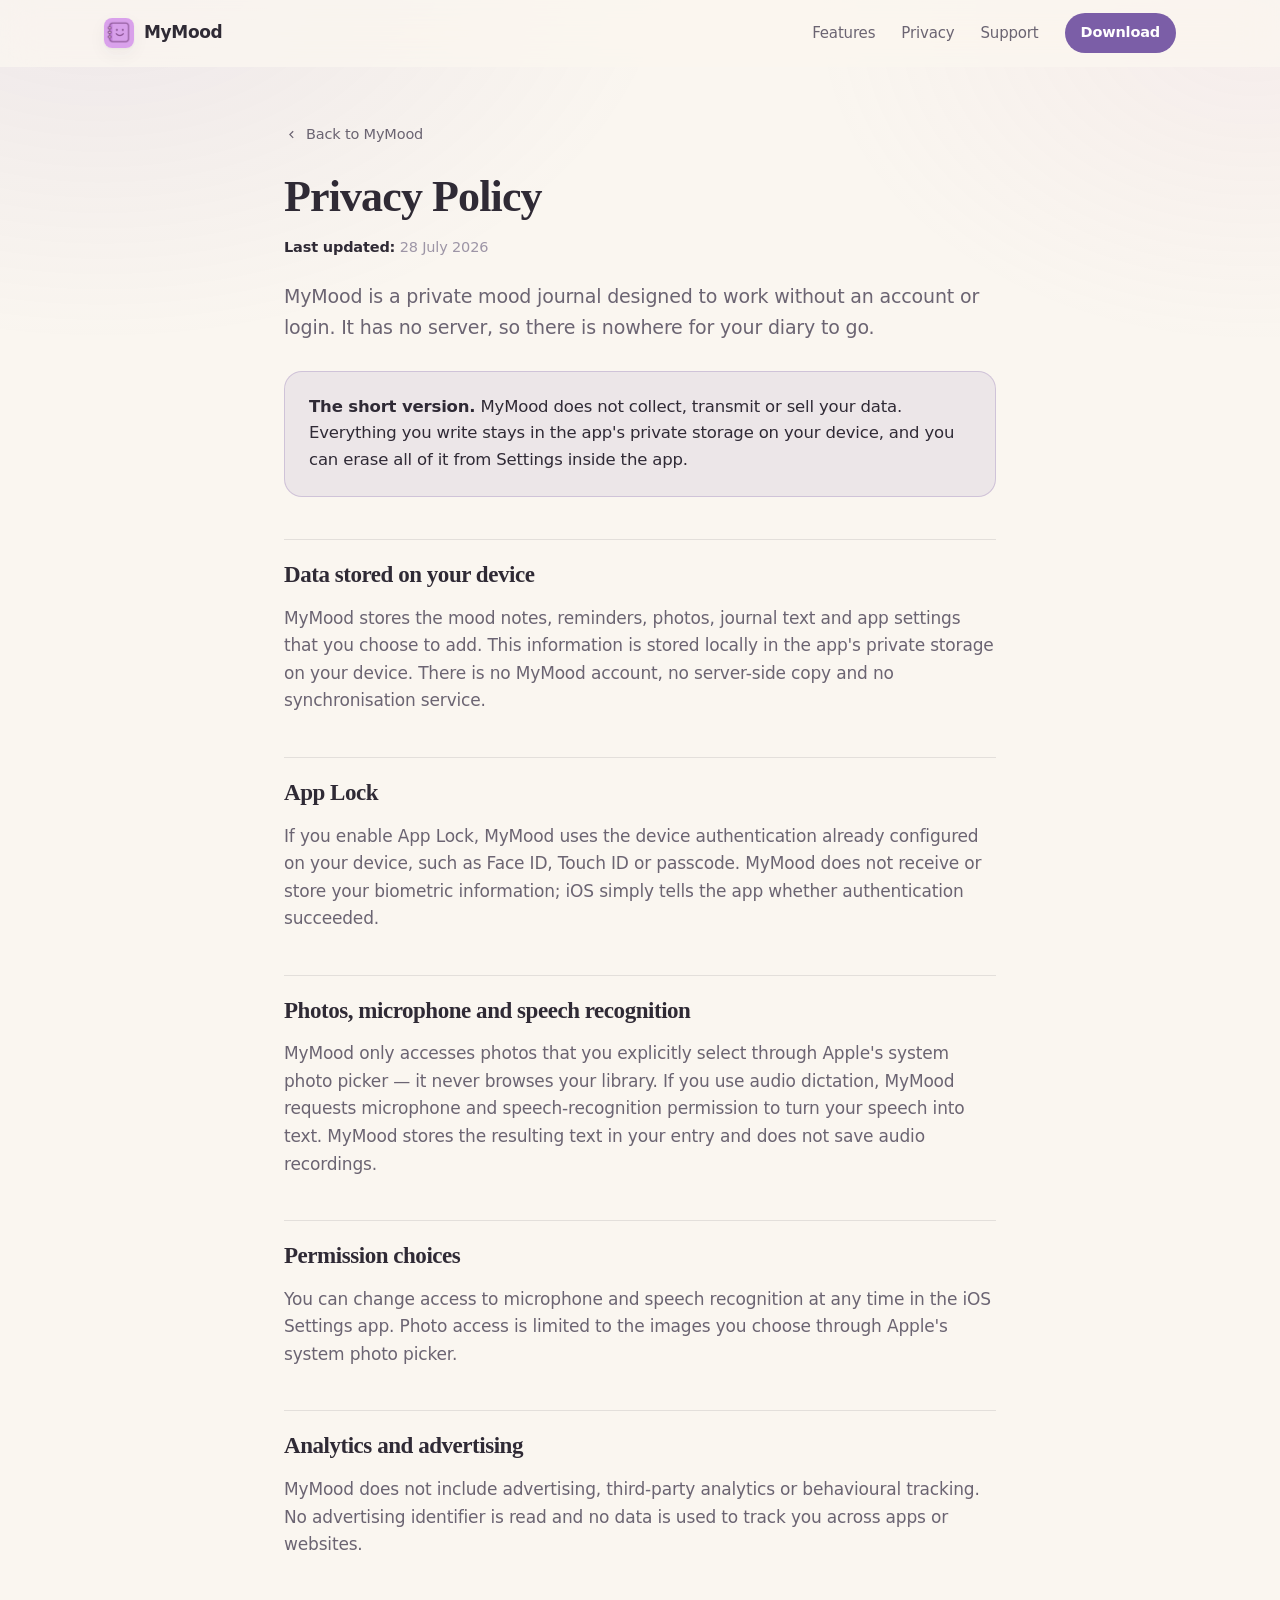
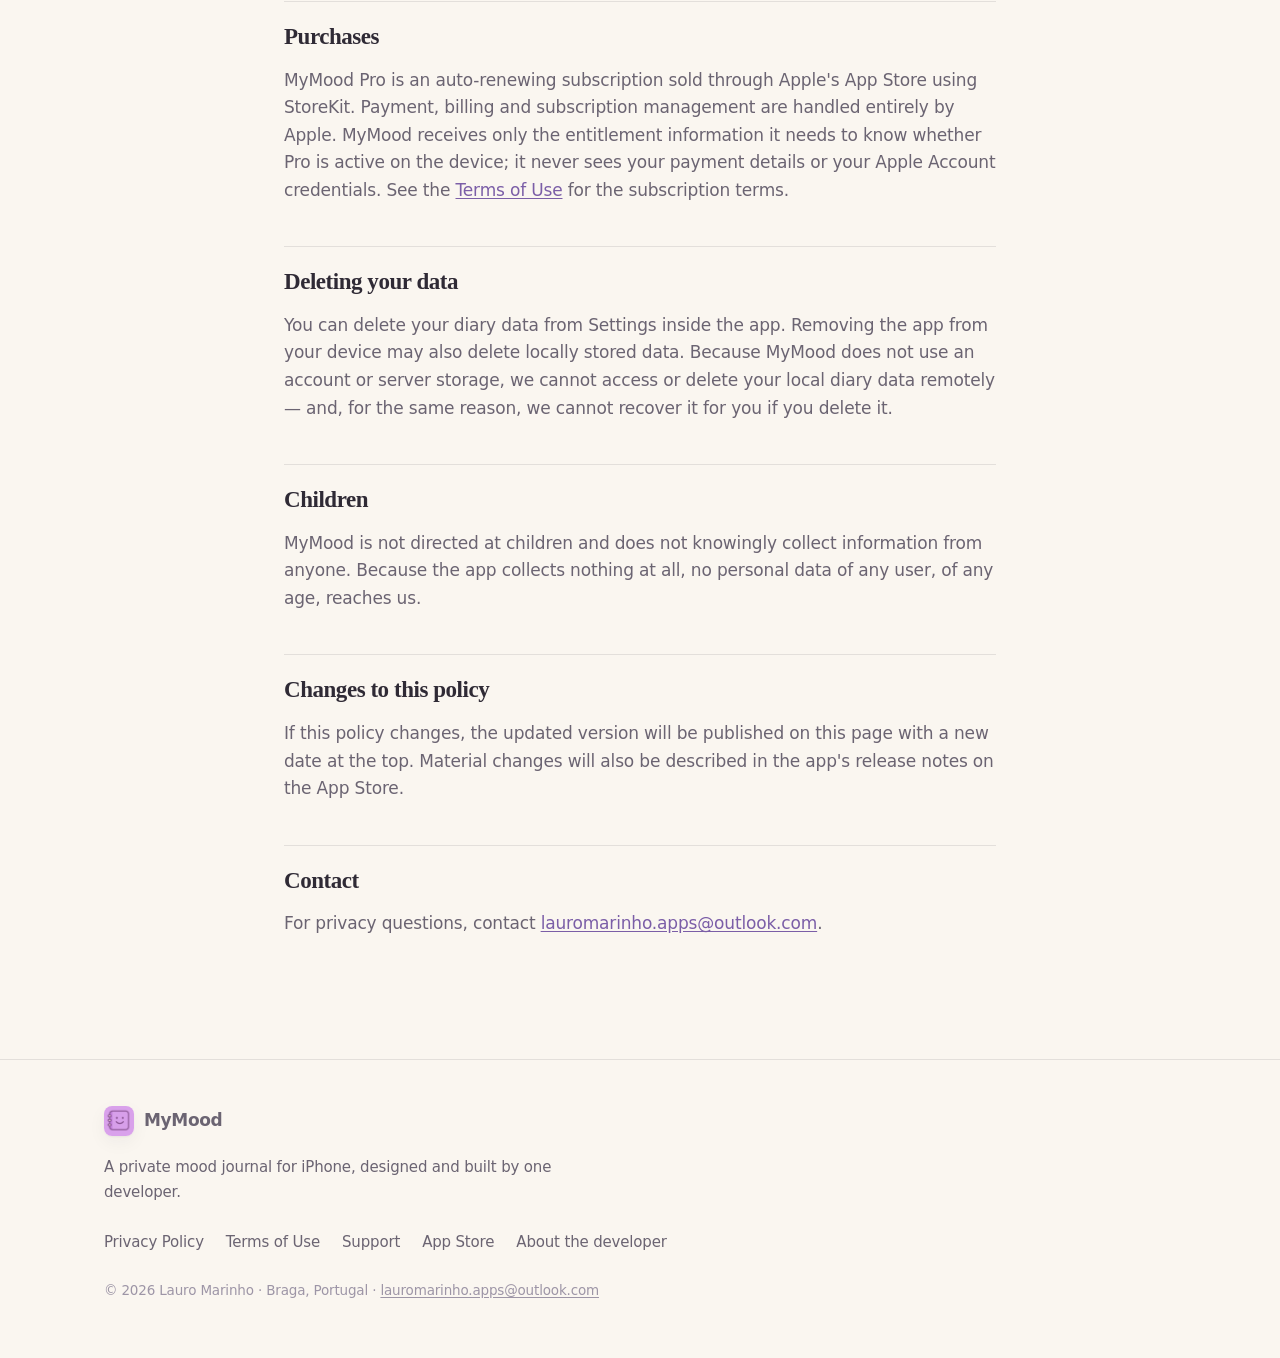
<file: privacy.html>
<!doctype html>
<html lang="en">
<head>
<meta charset="utf-8">
<meta name="viewport" content="width=device-width, initial-scale=1">
<title>Privacy Policy — MyMood</title>
<meta name="description" content="MyMood's privacy policy. No account, no server, no tracking — your diary is stored on your iPhone.">
<meta name="theme-color" content="#faf6f0" media="(prefers-color-scheme: light)">
<meta name="theme-color" content="#14111a" media="(prefers-color-scheme: dark)">
<meta property="og:type" content="article">
<meta property="og:site_name" content="MyMood">
<meta property="og:title" content="Privacy Policy — MyMood">
<meta property="og:description" content="No account, no server, no tracking — your diary is stored on your iPhone.">
<meta property="og:url" content="https://lauromarinho.github.io/mymood-landing/privacy.html">
<link rel="canonical" href="https://lauromarinho.github.io/mymood-landing/privacy.html">
<link rel="icon" href="assets/app-icon.png">
<link rel="apple-touch-icon" href="assets/app-icon.png">
<link rel="stylesheet" href="styles.css">
</head>
<body>

<nav class="nav" id="nav">
  <div class="wrap">
    <a class="brand" href="index.html">
      <img src="assets/app-icon.png" alt="" width="30" height="30">
      <span>MyMood</span>
    </a>
    <div class="nav-links">
      <a href="index.html#features">Features</a>
      <a href="index.html#privacy">Privacy</a>
      <a href="support.html">Support</a>
      <a class="btn-sm" href="https://apps.apple.com/app/mymood/id6748285756" target="_blank" rel="noopener">Download</a>
    </div>
  </div>
</nav>

<main class="doc">
  <a class="back" href="index.html">
    <svg viewBox="0 0 24 24" aria-hidden="true"><path d="M15.4 7.4 14 6l-6 6 6 6 1.4-1.4L10.8 12l4.6-4.6Z"/></svg>
    Back to MyMood
  </a>

  <h1>Privacy Policy</h1>
  <p class="updated"><strong>Last updated:</strong> 28 July 2026</p>

  <p class="intro">
    MyMood is a private mood journal designed to work without an account or login.
    It has no server, so there is nowhere for your diary to go.
  </p>

  <div class="callout">
    <p><strong>The short version.</strong> MyMood does not collect, transmit or sell your data.
       Everything you write stays in the app's private storage on your device, and you can erase all of
       it from Settings inside the app.</p>
  </div>

  <h2>Data stored on your device</h2>
  <p>MyMood stores the mood notes, reminders, photos, journal text and app settings that you choose to
     add. This information is stored locally in the app's private storage on your device. There is no
     MyMood account, no server-side copy and no synchronisation service.</p>

  <h2>App Lock</h2>
  <p>If you enable App Lock, MyMood uses the device authentication already configured on your device,
     such as Face ID, Touch ID or passcode. MyMood does not receive or store your biometric information;
     iOS simply tells the app whether authentication succeeded.</p>

  <h2>Photos, microphone and speech recognition</h2>
  <p>MyMood only accesses photos that you explicitly select through Apple's system photo picker — it
     never browses your library. If you use audio dictation, MyMood requests microphone and
     speech-recognition permission to turn your speech into text. MyMood stores the resulting text in
     your entry and does not save audio recordings.</p>

  <h2>Permission choices</h2>
  <p>You can change access to microphone and speech recognition at any time in the iOS Settings app.
     Photo access is limited to the images you choose through Apple's system photo picker.</p>

  <h2>Analytics and advertising</h2>
  <p>MyMood does not include advertising, third-party analytics or behavioural tracking. No advertising
     identifier is read and no data is used to track you across apps or websites.</p>

  <h2>Purchases</h2>
  <p>MyMood Pro is an auto-renewing subscription sold through Apple's App Store using StoreKit. Payment,
     billing and subscription management are handled entirely by Apple. MyMood receives only the
     entitlement information it needs to know whether Pro is active on the device; it never sees your
     payment details or your Apple Account credentials. See the
     <a href="terms.html">Terms of Use</a> for the subscription terms.</p>

  <h2>Deleting your data</h2>
  <p>You can delete your diary data from Settings inside the app. Removing the app from your device may
     also delete locally stored data. Because MyMood does not use an account or server storage, we cannot
     access or delete your local diary data remotely — and, for the same reason, we cannot recover it for
     you if you delete it.</p>

  <h2>Children</h2>
  <p>MyMood is not directed at children and does not knowingly collect information from anyone. Because
     the app collects nothing at all, no personal data of any user, of any age, reaches us.</p>

  <h2>Changes to this policy</h2>
  <p>If this policy changes, the updated version will be published on this page with a new date at the
     top. Material changes will also be described in the app's release notes on the App Store.</p>

  <h2>Contact</h2>
  <p>For privacy questions, contact
     <a href="mailto:lauromarinho.apps@outlook.com">lauromarinho.apps@outlook.com</a>.</p>
</main>

<footer>
  <div class="wrap">
    <div class="foot-grid">
      <div>
        <a class="brand" href="index.html">
          <img src="assets/app-icon.png" alt="" width="30" height="30">
          <span>MyMood</span>
        </a>
        <p style="margin:12px 0 0;max-width:32em">A private mood journal for iPhone,
           designed and built by one developer.</p>
      </div>
      <div class="foot-links">
        <a href="privacy.html">Privacy Policy</a>
        <a href="terms.html">Terms of Use</a>
        <a href="support.html">Support</a>
        <a href="https://apps.apple.com/app/mymood/id6748285756" target="_blank" rel="noopener">App Store</a>
        <a href="https://lauromarinho.github.io" target="_blank" rel="noopener">About the developer</a>
      </div>
    </div>
    <p class="foot-note">
      © <span id="year">2026</span> Lauro Marinho · Braga, Portugal ·
      <a href="mailto:lauromarinho.apps@outlook.com">lauromarinho.apps@outlook.com</a>
    </p>
  </div>
</footer>

<script>
  var nav = document.getElementById('nav');
  var onScroll = function () { nav.classList.toggle('scrolled', window.scrollY > 8); };
  onScroll();
  window.addEventListener('scroll', onScroll, { passive: true });
  document.getElementById('year').textContent = new Date().getFullYear();
</script>

</body>
</html>
</file>
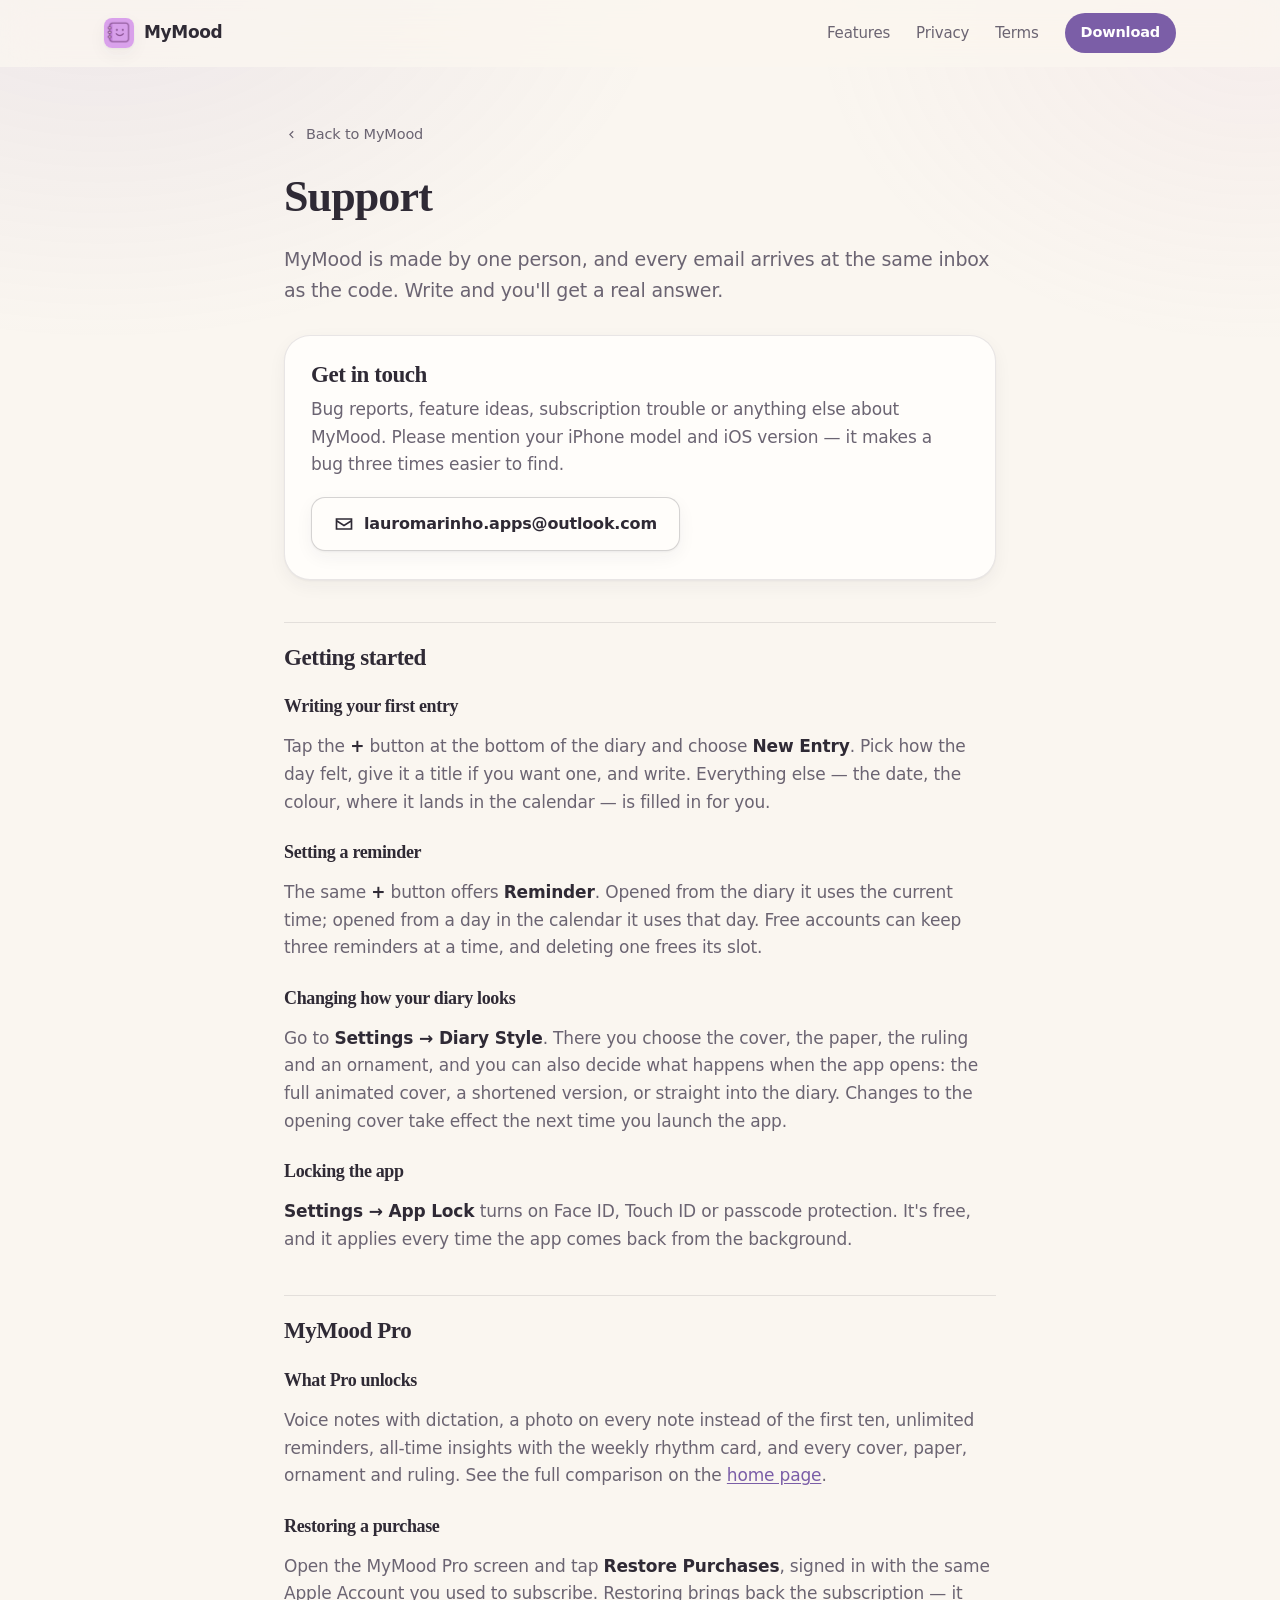
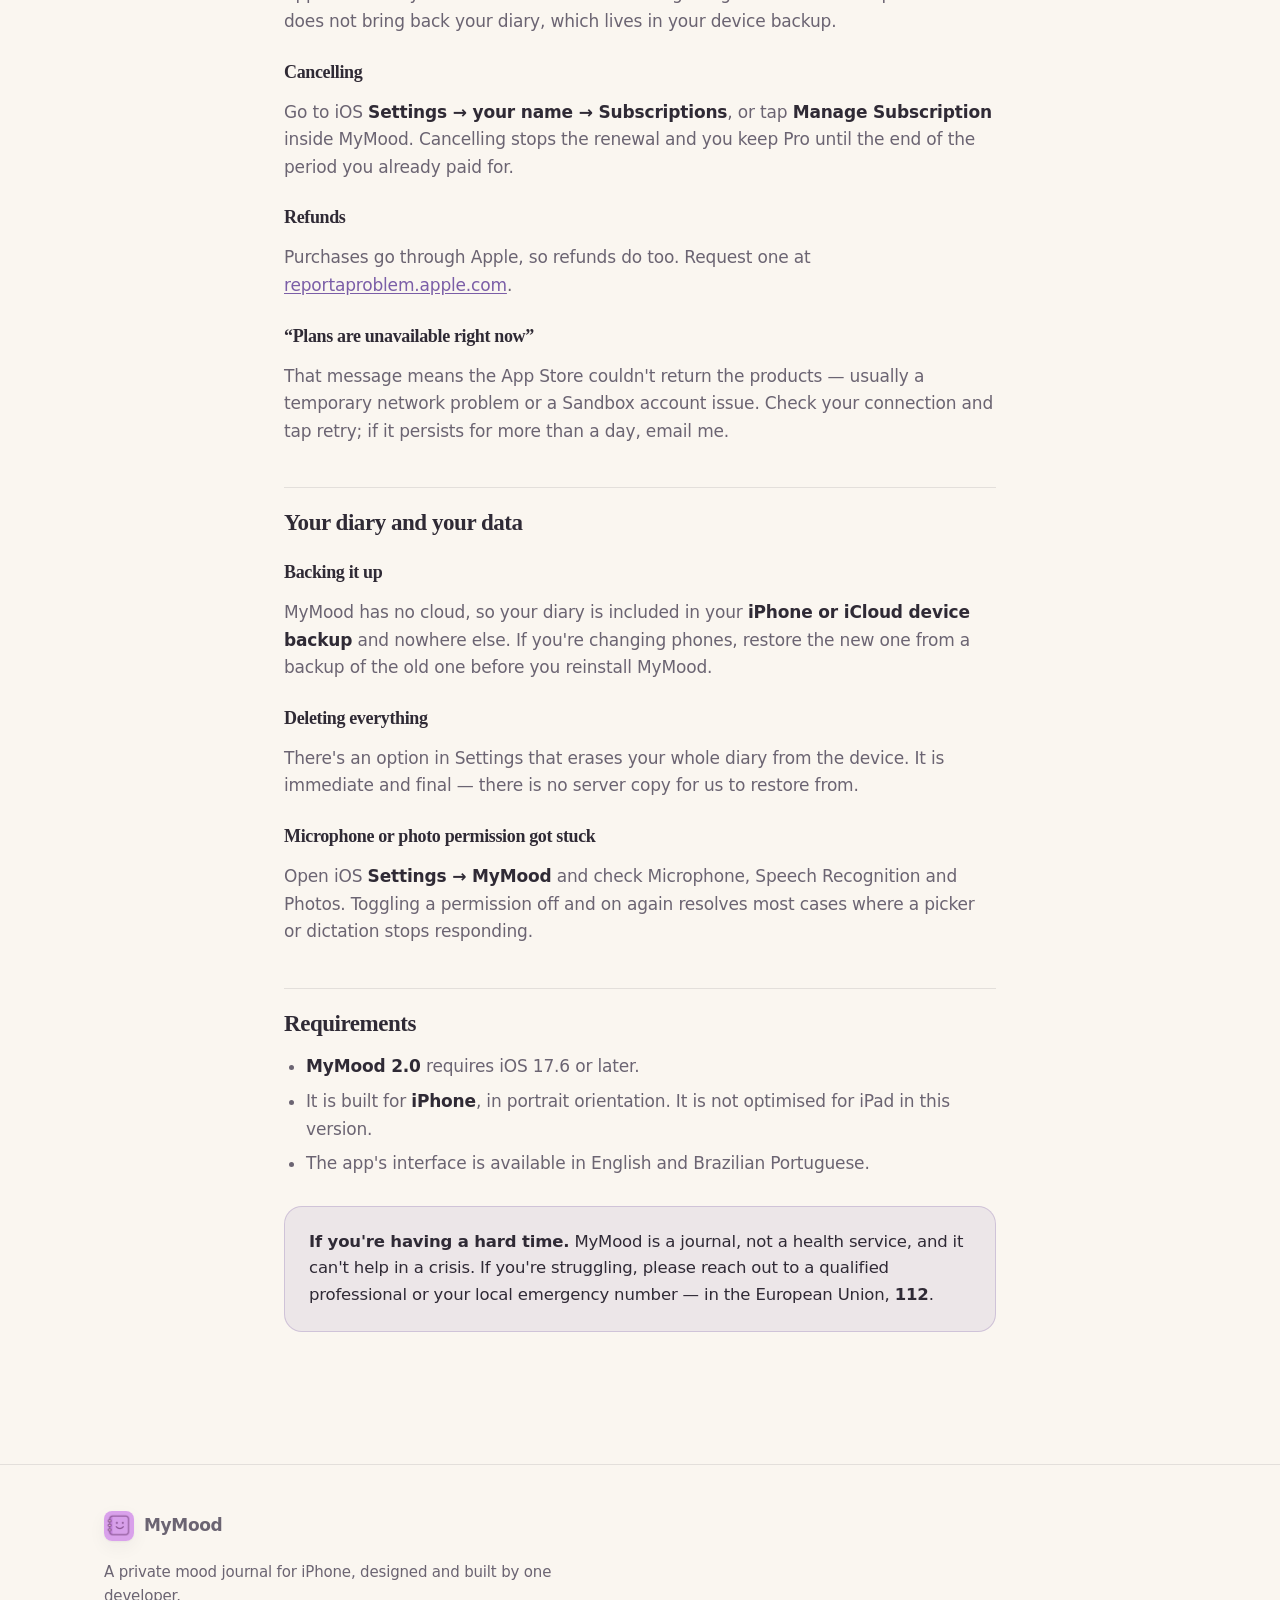
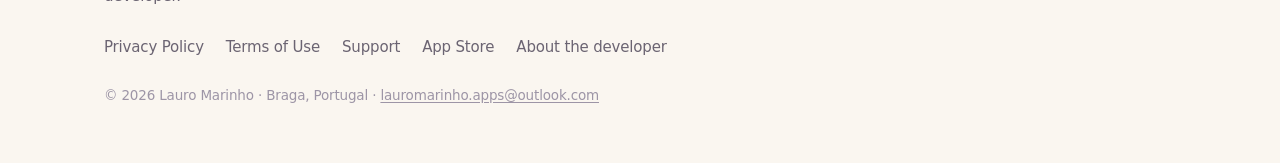
<file: support.html>
<!doctype html>
<html lang="en">
<head>
<meta charset="utf-8">
<meta name="viewport" content="width=device-width, initial-scale=1">
<title>Support — MyMood</title>
<meta name="description" content="Help with MyMood: how to use the app, manage MyMood Pro, restore purchases, back up your diary, and get in touch.">
<meta name="theme-color" content="#faf6f0" media="(prefers-color-scheme: light)">
<meta name="theme-color" content="#14111a" media="(prefers-color-scheme: dark)">
<meta property="og:type" content="article">
<meta property="og:site_name" content="MyMood">
<meta property="og:title" content="Support — MyMood">
<meta property="og:description" content="Help with MyMood: using the app, MyMood Pro, restoring purchases, backups and contact.">
<meta property="og:url" content="https://lauromarinho.github.io/mymood-landing/support.html">
<link rel="canonical" href="https://lauromarinho.github.io/mymood-landing/support.html">
<link rel="icon" href="assets/app-icon.png">
<link rel="apple-touch-icon" href="assets/app-icon.png">
<link rel="stylesheet" href="styles.css">
</head>
<body>

<nav class="nav" id="nav">
  <div class="wrap">
    <a class="brand" href="index.html">
      <img src="assets/app-icon.png" alt="" width="30" height="30">
      <span>MyMood</span>
    </a>
    <div class="nav-links">
      <a href="index.html#features">Features</a>
      <a href="privacy.html">Privacy</a>
      <a href="terms.html">Terms</a>
      <a class="btn-sm" href="https://apps.apple.com/app/mymood/id6748285756" target="_blank" rel="noopener">Download</a>
    </div>
  </div>
</nav>

<main class="doc">
  <a class="back" href="index.html">
    <svg viewBox="0 0 24 24" aria-hidden="true"><path d="M15.4 7.4 14 6l-6 6 6 6 1.4-1.4L10.8 12l4.6-4.6Z"/></svg>
    Back to MyMood
  </a>

  <h1>Support</h1>
  <p class="intro">
    MyMood is made by one person, and every email arrives at the same inbox as the code.
    Write and you'll get a real answer.
  </p>

  <div class="contact-card">
    <h2>Get in touch</h2>
    <p>Bug reports, feature ideas, subscription trouble or anything else about MyMood.
       Please mention your iPhone model and iOS version — it makes a bug three times easier to find.</p>
    <a class="btn" href="mailto:lauromarinho.apps@outlook.com?subject=MyMood%20support">
      <svg viewBox="0 0 24 24" aria-hidden="true"><path d="M2 5h20v14H2V5Zm2 2v.5l8 5 8-5V7H4Zm16 3-8 5-8-5v7h16v-7Z"/></svg>
      lauromarinho.apps@outlook.com
    </a>
  </div>

  <h2>Getting started</h2>
  <h3>Writing your first entry</h3>
  <p>Tap the <strong>+</strong> button at the bottom of the diary and choose <strong>New Entry</strong>.
     Pick how the day felt, give it a title if you want one, and write. Everything else — the date, the
     colour, where it lands in the calendar — is filled in for you.</p>

  <h3>Setting a reminder</h3>
  <p>The same <strong>+</strong> button offers <strong>Reminder</strong>. Opened from the diary it uses
     the current time; opened from a day in the calendar it uses that day. Free accounts can keep three
     reminders at a time, and deleting one frees its slot.</p>

  <h3>Changing how your diary looks</h3>
  <p>Go to <strong>Settings → Diary Style</strong>. There you choose the cover, the paper, the ruling and
     an ornament, and you can also decide what happens when the app opens: the full animated cover, a
     shortened version, or straight into the diary. Changes to the opening cover take effect the next
     time you launch the app.</p>

  <h3>Locking the app</h3>
  <p><strong>Settings → App Lock</strong> turns on Face ID, Touch ID or passcode protection. It's free,
     and it applies every time the app comes back from the background.</p>

  <h2>MyMood Pro</h2>
  <h3>What Pro unlocks</h3>
  <p>Voice notes with dictation, a photo on every note instead of the first ten, unlimited reminders,
     all-time insights with the weekly rhythm card, and every cover, paper, ornament and ruling.
     See the full comparison on the <a href="index.html#pro">home page</a>.</p>

  <h3>Restoring a purchase</h3>
  <p>Open the MyMood Pro screen and tap <strong>Restore Purchases</strong>, signed in with the same Apple
     Account you used to subscribe. Restoring brings back the subscription — it does not bring back your
     diary, which lives in your device backup.</p>

  <h3>Cancelling</h3>
  <p>Go to iOS <strong>Settings → your name → Subscriptions</strong>, or tap
     <strong>Manage Subscription</strong> inside MyMood. Cancelling stops the renewal and you keep Pro
     until the end of the period you already paid for.</p>

  <h3>Refunds</h3>
  <p>Purchases go through Apple, so refunds do too. Request one at
     <a href="https://reportaproblem.apple.com" target="_blank" rel="noopener">reportaproblem.apple.com</a>.</p>

  <h3>“Plans are unavailable right now”</h3>
  <p>That message means the App Store couldn't return the products — usually a temporary network problem
     or a Sandbox account issue. Check your connection and tap retry; if it persists for more than a day,
     email me.</p>

  <h2>Your diary and your data</h2>
  <h3>Backing it up</h3>
  <p>MyMood has no cloud, so your diary is included in your <strong>iPhone or iCloud device backup</strong>
     and nowhere else. If you're changing phones, restore the new one from a backup of the old one before
     you reinstall MyMood.</p>

  <h3>Deleting everything</h3>
  <p>There's an option in Settings that erases your whole diary from the device. It is immediate and
     final — there is no server copy for us to restore from.</p>

  <h3>Microphone or photo permission got stuck</h3>
  <p>Open iOS <strong>Settings → MyMood</strong> and check Microphone, Speech Recognition and Photos.
     Toggling a permission off and on again resolves most cases where a picker or dictation stops
     responding.</p>

  <h2>Requirements</h2>
  <ul>
    <li><strong>MyMood 2.0</strong> requires iOS 17.6 or later.</li>
    <li>It is built for <strong>iPhone</strong>, in portrait orientation. It is not optimised for iPad in
        this version.</li>
    <li>The app's interface is available in English and Brazilian Portuguese.</li>
  </ul>

  <div class="callout">
    <p><strong>If you're having a hard time.</strong> MyMood is a journal, not a health service, and it
       can't help in a crisis. If you're struggling, please reach out to a qualified professional or your
       local emergency number — in the European Union, <strong>112</strong>.</p>
  </div>
</main>

<footer>
  <div class="wrap">
    <div class="foot-grid">
      <div>
        <a class="brand" href="index.html">
          <img src="assets/app-icon.png" alt="" width="30" height="30">
          <span>MyMood</span>
        </a>
        <p style="margin:12px 0 0;max-width:32em">A private mood journal for iPhone,
           designed and built by one developer.</p>
      </div>
      <div class="foot-links">
        <a href="privacy.html">Privacy Policy</a>
        <a href="terms.html">Terms of Use</a>
        <a href="support.html">Support</a>
        <a href="https://apps.apple.com/app/mymood/id6748285756" target="_blank" rel="noopener">App Store</a>
        <a href="https://lauromarinho.github.io" target="_blank" rel="noopener">About the developer</a>
      </div>
    </div>
    <p class="foot-note">
      © <span id="year">2026</span> Lauro Marinho · Braga, Portugal ·
      <a href="mailto:lauromarinho.apps@outlook.com">lauromarinho.apps@outlook.com</a>
    </p>
  </div>
</footer>

<script>
  var nav = document.getElementById('nav');
  var onScroll = function () { nav.classList.toggle('scrolled', window.scrollY > 8); };
  onScroll();
  window.addEventListener('scroll', onScroll, { passive: true });
  document.getElementById('year').textContent = new Date().getFullYear();
</script>

</body>
</html>
</file>
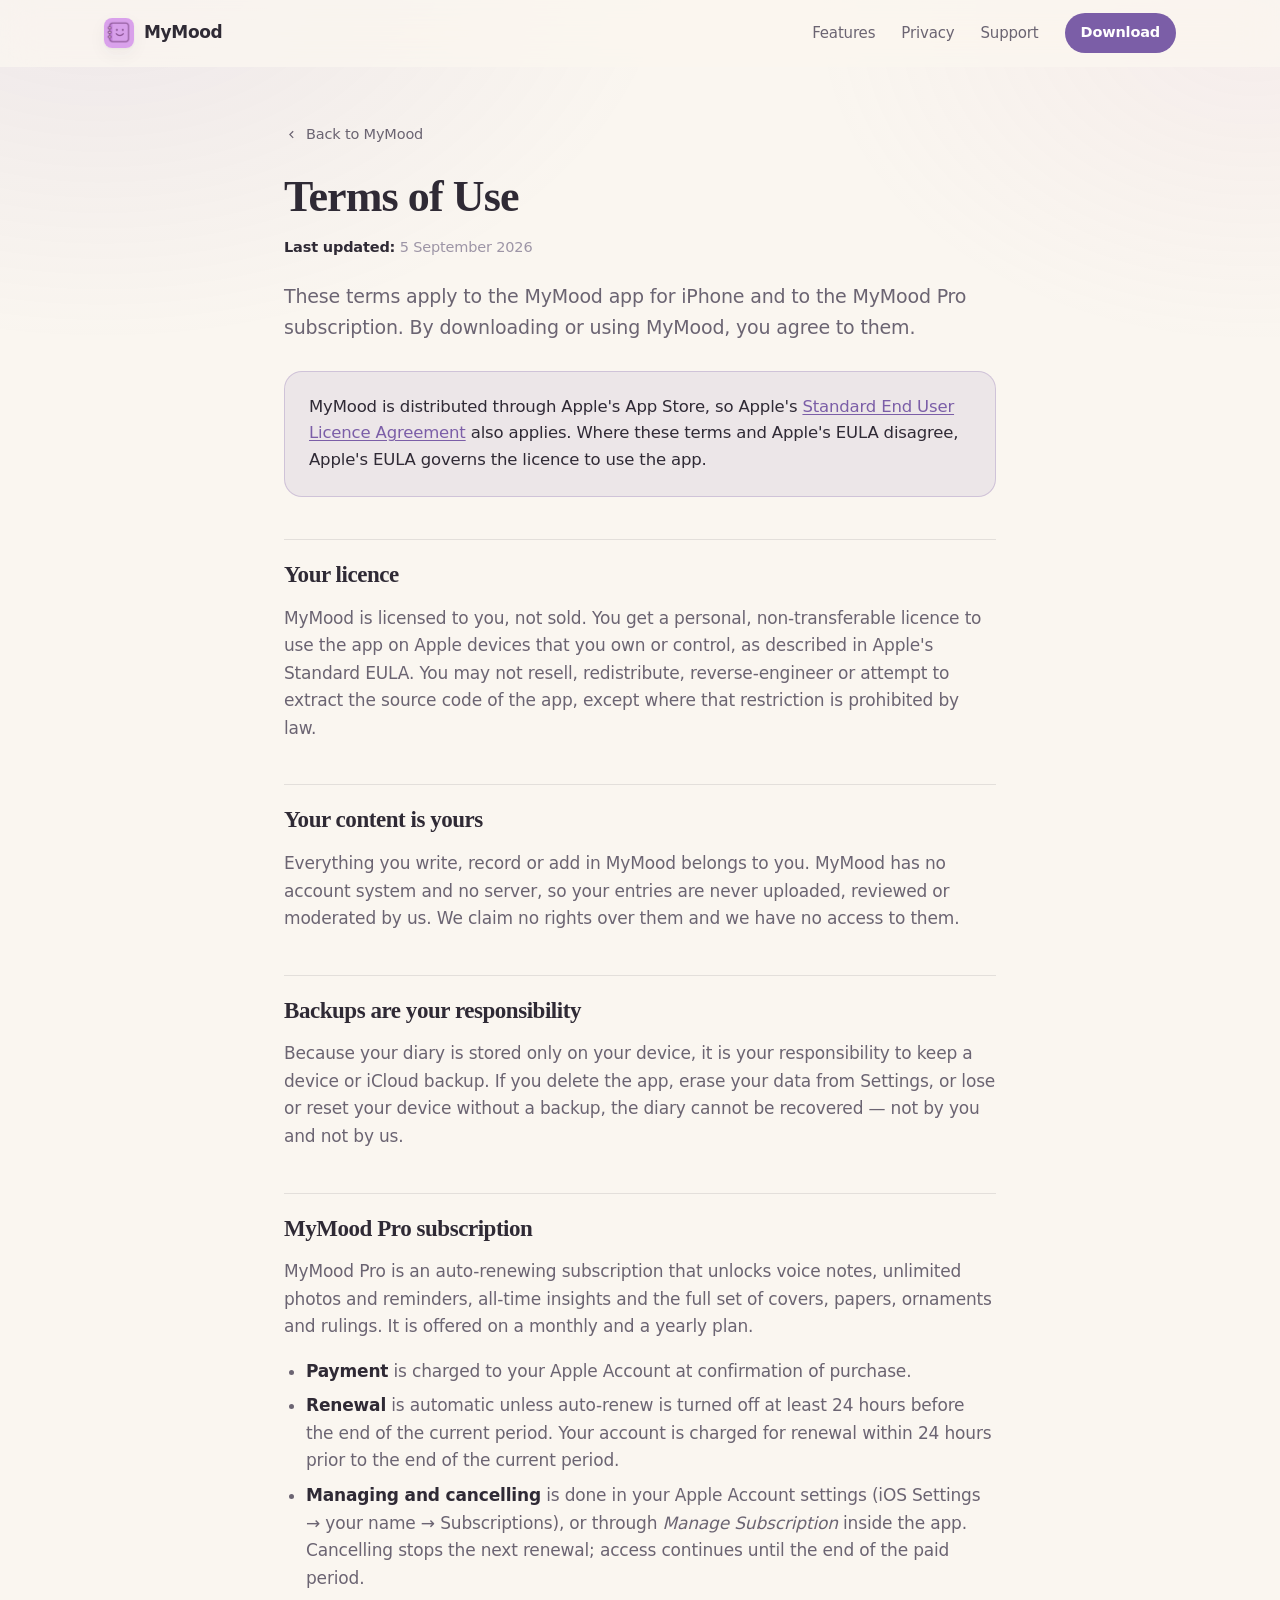
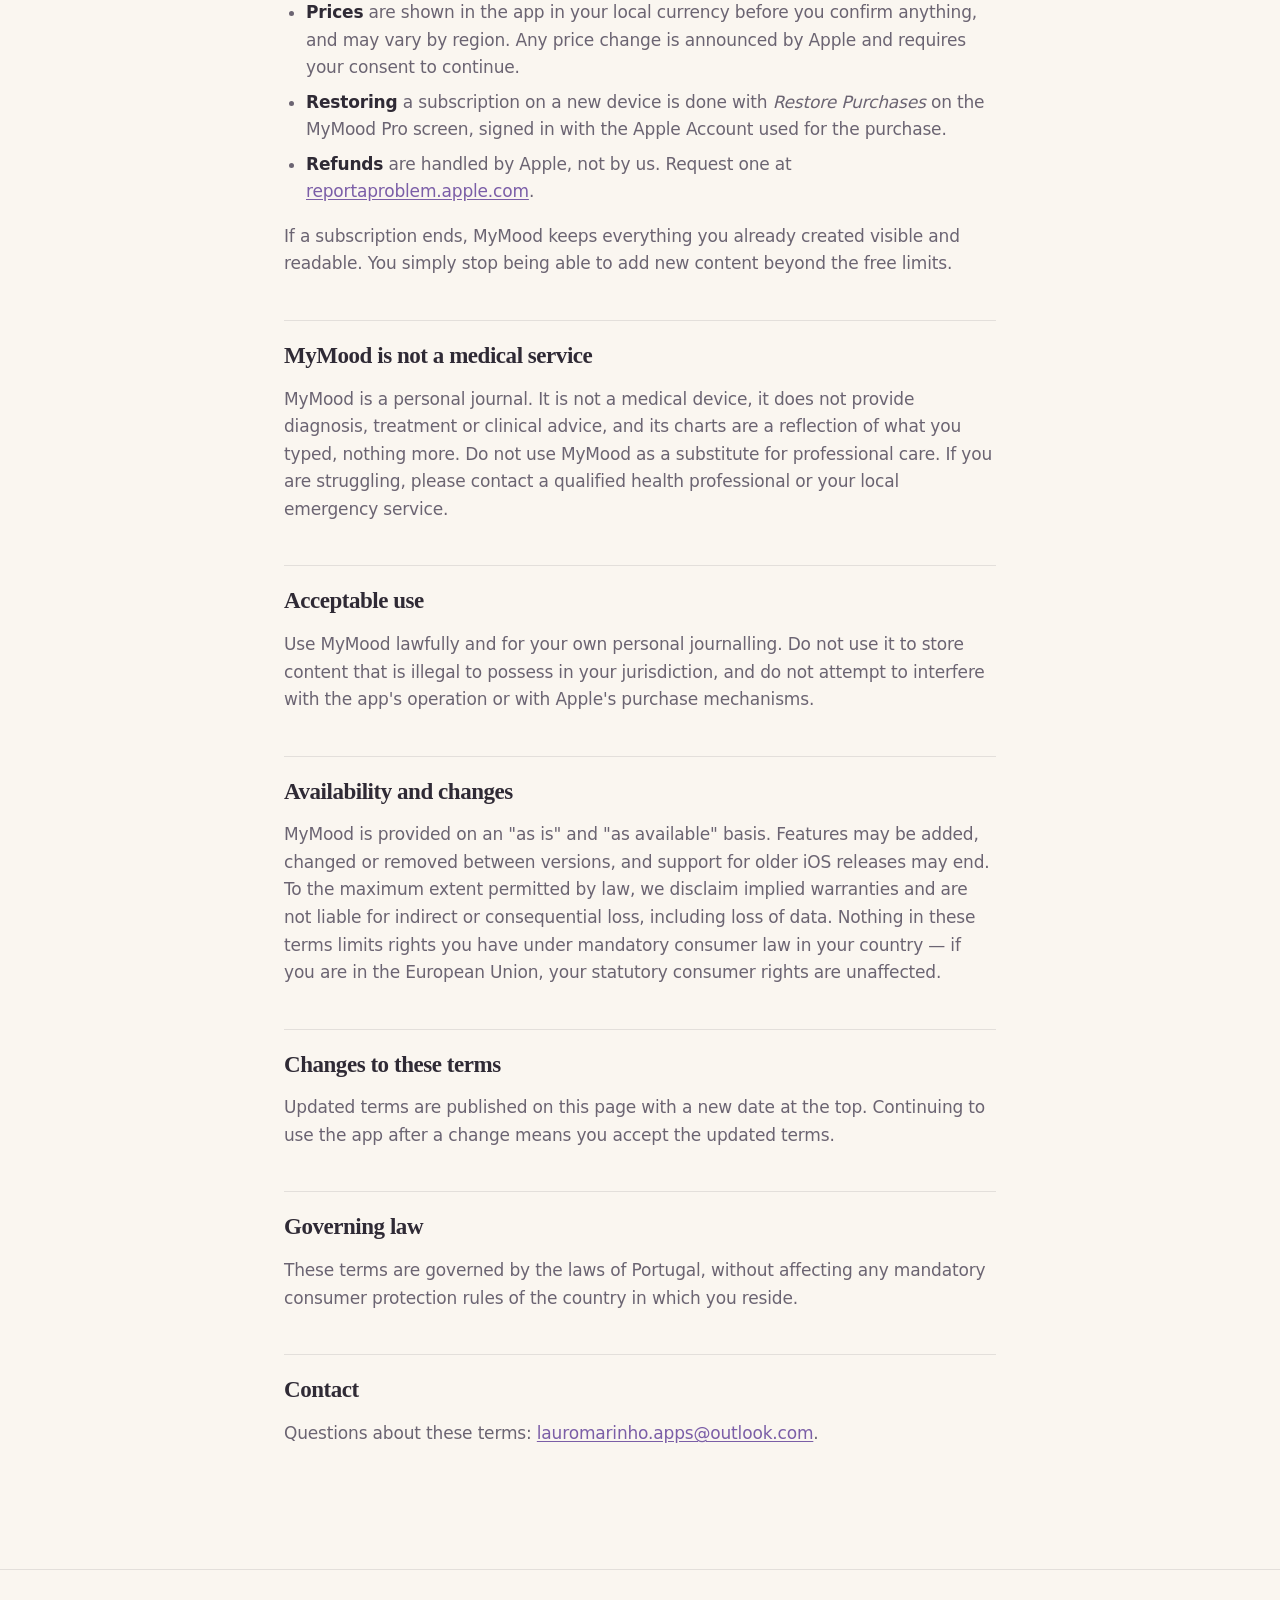
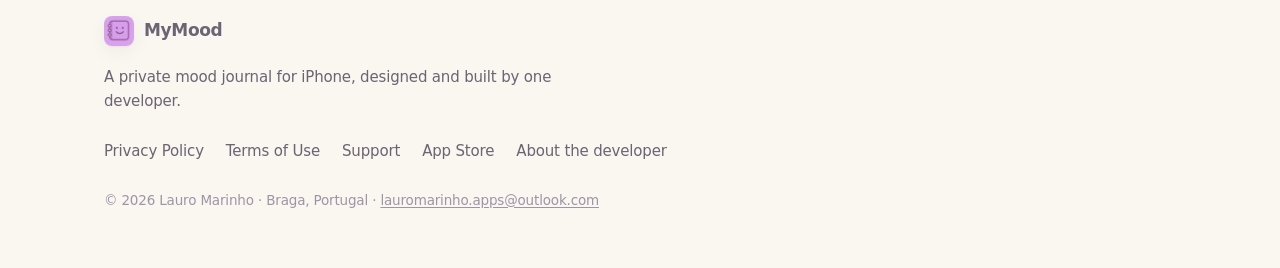
<file: terms.html>
<!doctype html>
<html lang="en">
<head>
<meta charset="utf-8">
<meta name="viewport" content="width=device-width, initial-scale=1">
<title>Terms of Use — MyMood</title>
<meta name="description" content="Terms of Use for MyMood and the MyMood Pro subscription.">
<meta name="theme-color" content="#faf6f0" media="(prefers-color-scheme: light)">
<meta name="theme-color" content="#14111a" media="(prefers-color-scheme: dark)">
<meta property="og:type" content="article">
<meta property="og:site_name" content="MyMood">
<meta property="og:title" content="Terms of Use — MyMood">
<meta property="og:description" content="Terms of Use for MyMood and the MyMood Pro subscription.">
<meta property="og:url" content="https://lauromarinho.github.io/mymood-landing/terms.html">
<link rel="canonical" href="https://lauromarinho.github.io/mymood-landing/terms.html">
<link rel="icon" href="assets/app-icon.png">
<link rel="apple-touch-icon" href="assets/app-icon.png">
<link rel="stylesheet" href="styles.css">
</head>
<body>

<nav class="nav" id="nav">
  <div class="wrap">
    <a class="brand" href="index.html">
      <img src="assets/app-icon.png" alt="" width="30" height="30">
      <span>MyMood</span>
    </a>
    <div class="nav-links">
      <a href="index.html#features">Features</a>
      <a href="privacy.html">Privacy</a>
      <a href="support.html">Support</a>
      <a class="btn-sm" href="https://apps.apple.com/app/mymood/id6748285756" target="_blank" rel="noopener">Download</a>
    </div>
  </div>
</nav>

<main class="doc">
  <a class="back" href="index.html">
    <svg viewBox="0 0 24 24" aria-hidden="true"><path d="M15.4 7.4 14 6l-6 6 6 6 1.4-1.4L10.8 12l4.6-4.6Z"/></svg>
    Back to MyMood
  </a>

  <h1>Terms of Use</h1>
  <p class="updated"><strong>Last updated:</strong> 5 September 2026</p>

  <p class="intro">
    These terms apply to the MyMood app for iPhone and to the MyMood Pro subscription.
    By downloading or using MyMood, you agree to them.
  </p>

  <div class="callout">
    <p>MyMood is distributed through Apple's App Store, so Apple's
       <a href="https://www.apple.com/legal/internet-services/itunes/dev/stdeula/" target="_blank" rel="noopener">Standard
       End User Licence Agreement</a> also applies. Where these terms and Apple's EULA disagree,
       Apple's EULA governs the licence to use the app.</p>
  </div>

  <h2>Your licence</h2>
  <p>MyMood is licensed to you, not sold. You get a personal, non-transferable licence to use the app on
     Apple devices that you own or control, as described in Apple's Standard EULA. You may not resell,
     redistribute, reverse-engineer or attempt to extract the source code of the app, except where that
     restriction is prohibited by law.</p>

  <h2>Your content is yours</h2>
  <p>Everything you write, record or add in MyMood belongs to you. MyMood has no account system and no
     server, so your entries are never uploaded, reviewed or moderated by us. We claim no rights over
     them and we have no access to them.</p>

  <h2>Backups are your responsibility</h2>
  <p>Because your diary is stored only on your device, it is your responsibility to keep a device or
     iCloud backup. If you delete the app, erase your data from Settings, or lose or reset your device
     without a backup, the diary cannot be recovered — not by you and not by us.</p>

  <h2>MyMood Pro subscription</h2>
  <p>MyMood Pro is an auto-renewing subscription that unlocks voice notes, unlimited photos and
     reminders, all-time insights and the full set of covers, papers, ornaments and rulings. It is offered
     on a monthly and a yearly plan.</p>
  <ul>
    <li><strong>Payment</strong> is charged to your Apple Account at confirmation of purchase.</li>
    <li><strong>Renewal</strong> is automatic unless auto-renew is turned off at least 24 hours before the
        end of the current period. Your account is charged for renewal within 24 hours prior to the end
        of the current period.</li>
    <li><strong>Managing and cancelling</strong> is done in your Apple Account settings
        (iOS Settings → your name → Subscriptions), or through <em>Manage Subscription</em> inside the
        app. Cancelling stops the next renewal; access continues until the end of the paid period.</li>
    <li><strong>Prices</strong> are shown in the app in your local currency before you confirm anything,
        and may vary by region. Any price change is announced by Apple and requires your consent to
        continue.</li>
    <li><strong>Restoring</strong> a subscription on a new device is done with <em>Restore Purchases</em>
        on the MyMood Pro screen, signed in with the Apple Account used for the purchase.</li>
    <li><strong>Refunds</strong> are handled by Apple, not by us. Request one at
        <a href="https://reportaproblem.apple.com" target="_blank" rel="noopener">reportaproblem.apple.com</a>.</li>
  </ul>
  <p>If a subscription ends, MyMood keeps everything you already created visible and readable. You simply
     stop being able to add new content beyond the free limits.</p>

  <h2>MyMood is not a medical service</h2>
  <p>MyMood is a personal journal. It is not a medical device, it does not provide diagnosis, treatment
     or clinical advice, and its charts are a reflection of what you typed, nothing more. Do not use
     MyMood as a substitute for professional care. If you are struggling, please contact a qualified
     health professional or your local emergency service.</p>

  <h2>Acceptable use</h2>
  <p>Use MyMood lawfully and for your own personal journalling. Do not use it to store content that is
     illegal to possess in your jurisdiction, and do not attempt to interfere with the app's operation or
     with Apple's purchase mechanisms.</p>

  <h2>Availability and changes</h2>
  <p>MyMood is provided on an "as is" and "as available" basis. Features may be added, changed or removed
     between versions, and support for older iOS releases may end. To the maximum extent permitted by
     law, we disclaim implied warranties and are not liable for indirect or consequential loss, including
     loss of data. Nothing in these terms limits rights you have under mandatory consumer law in your
     country — if you are in the European Union, your statutory consumer rights are unaffected.</p>

  <h2>Changes to these terms</h2>
  <p>Updated terms are published on this page with a new date at the top. Continuing to use the app after
     a change means you accept the updated terms.</p>

  <h2>Governing law</h2>
  <p>These terms are governed by the laws of Portugal, without affecting any mandatory consumer
     protection rules of the country in which you reside.</p>

  <h2>Contact</h2>
  <p>Questions about these terms: <a href="mailto:lauromarinho.apps@outlook.com">lauromarinho.apps@outlook.com</a>.</p>
</main>

<footer>
  <div class="wrap">
    <div class="foot-grid">
      <div>
        <a class="brand" href="index.html">
          <img src="assets/app-icon.png" alt="" width="30" height="30">
          <span>MyMood</span>
        </a>
        <p style="margin:12px 0 0;max-width:32em">A private mood journal for iPhone,
           designed and built by one developer.</p>
      </div>
      <div class="foot-links">
        <a href="privacy.html">Privacy Policy</a>
        <a href="terms.html">Terms of Use</a>
        <a href="support.html">Support</a>
        <a href="https://apps.apple.com/app/mymood/id6748285756" target="_blank" rel="noopener">App Store</a>
        <a href="https://lauromarinho.github.io" target="_blank" rel="noopener">About the developer</a>
      </div>
    </div>
    <p class="foot-note">
      © <span id="year">2026</span> Lauro Marinho · Braga, Portugal ·
      <a href="mailto:lauromarinho.apps@outlook.com">lauromarinho.apps@outlook.com</a>
    </p>
  </div>
</footer>

<script>
  var nav = document.getElementById('nav');
  var onScroll = function () { nav.classList.toggle('scrolled', window.scrollY > 8); };
  onScroll();
  window.addEventListener('scroll', onScroll, { passive: true });
  document.getElementById('year').textContent = new Date().getFullYear();
</script>

</body>
</html>
</file>
<file: styles.css>
/* ==========================================================================
   MyMood — product site
   Design: warm paper, purple ink, serif headlines. The site should feel like
   the object the app imitates, not like a dashboard.
   ========================================================================== */

:root {
  color-scheme: light dark;

  /* paper */
  --paper: #faf6f0;
  --paper-raised: #fffdfa;
  --paper-sunk: #f2ece3;

  /* ink */
  --ink: #2f2a35;
  --ink-soft: #6b6472;
  --ink-faint: #9d95a6;

  --line: rgba(47, 42, 53, 0.11);
  --line-strong: rgba(47, 42, 53, 0.2);

  /* MyMood purple — the same accent the app uses */
  --accent: #7b5ea7;
  --accent-deep: #5f4785;
  --accent-wash: rgba(123, 94, 167, 0.1);
  --accent-edge: rgba(123, 94, 167, 0.26);

  --shadow-sm: 0 1px 2px rgba(47, 42, 53, 0.05), 0 6px 18px rgba(47, 42, 53, 0.05);
  --shadow-md: 0 2px 6px rgba(47, 42, 53, 0.06), 0 18px 44px rgba(47, 42, 53, 0.09);
  --shadow-lg: 0 30px 70px rgba(47, 42, 53, 0.16);

  --radius-lg: 26px;
  --radius-md: 18px;
  --radius-sm: 11px;

  --maxw: 1120px;
  --sans: -apple-system, BlinkMacSystemFont, "SF Pro Text", "Segoe UI", Inter,
    system-ui, "Helvetica Neue", Arial, sans-serif;
  --serif: ui-serif, "New York", "Iowan Old Style", "Palatino Linotype",
    Palatino, Georgia, serif;
}

@media (prefers-color-scheme: dark) {
  :root {
    --paper: #14111a;
    --paper-raised: #1c1824;
    --paper-sunk: #100d16;

    --ink: #efe9f3;
    --ink-soft: #a79fb2;
    --ink-faint: #7a7285;

    --line: rgba(255, 255, 255, 0.1);
    --line-strong: rgba(255, 255, 255, 0.2);

    --accent: #a98ada;
    --accent-deep: #c0a8e8;
    --accent-wash: rgba(169, 138, 218, 0.12);
    --accent-edge: rgba(169, 138, 218, 0.3);

    --shadow-sm: 0 1px 2px rgba(0, 0, 0, 0.4), 0 6px 18px rgba(0, 0, 0, 0.3);
    --shadow-md: 0 2px 6px rgba(0, 0, 0, 0.4), 0 18px 44px rgba(0, 0, 0, 0.42);
    --shadow-lg: 0 30px 70px rgba(0, 0, 0, 0.6);
  }
}

* { box-sizing: border-box; }

html {
  scroll-behavior: smooth;
  scroll-padding-top: 82px;
  -webkit-text-size-adjust: 100%;
}

body {
  margin: 0;
  background: var(--paper);
  color: var(--ink);
  font-family: var(--sans);
  font-size: 17px;
  line-height: 1.62;
  letter-spacing: -0.01em;
  -webkit-font-smoothing: antialiased;
  overflow-x: hidden;
}

/* Faint ruled paper behind everything — the texture of the product. */
body::before {
  content: "";
  position: fixed;
  inset: 0;
  z-index: -2;
  pointer-events: none;
  background:
    radial-gradient(58rem 40rem at 8% -6%, var(--accent-wash), transparent 62%),
    radial-gradient(46rem 34rem at 98% 2%, rgba(200, 150, 190, 0.09), transparent 60%);
}

a { color: inherit; text-decoration: none; }

img { max-width: 100%; }

::selection { background: var(--accent-edge); }

.wrap {
  width: 100%;
  max-width: var(--maxw);
  margin: 0 auto;
  padding: 0 24px;
}

h1, h2, h3 {
  font-family: var(--serif);
  font-weight: 600;
  letter-spacing: -0.02em;
  line-height: 1.12;
  margin: 0;
}

.sr-only {
  position: absolute;
  width: 1px; height: 1px;
  padding: 0; margin: -1px;
  overflow: hidden;
  clip: rect(0 0 0 0);
  white-space: nowrap;
}

/* ==========================================================================
   Nav
   ========================================================================== */
.nav {
  position: sticky;
  top: 0;
  z-index: 60;
  backdrop-filter: saturate(180%) blur(18px);
  -webkit-backdrop-filter: saturate(180%) blur(18px);
  background: color-mix(in srgb, var(--paper) 78%, transparent);
  border-bottom: 1px solid transparent;
  transition: border-color 0.25s ease, background 0.25s ease;
}
.nav.scrolled { border-bottom-color: var(--line); }

.nav .wrap {
  height: 66px;
  display: flex;
  align-items: center;
  justify-content: space-between;
  gap: 18px;
}

.brand {
  display: inline-flex;
  align-items: center;
  gap: 10px;
  font-weight: 600;
  font-size: 17px;
  letter-spacing: -0.02em;
}
.brand img {
  width: 30px;
  height: 30px;
  border-radius: 8px;
  box-shadow: var(--shadow-sm);
}

.nav-links {
  display: flex;
  align-items: center;
  gap: 26px;
  font-size: 15px;
  color: var(--ink-soft);
}
.nav-links a:not(.btn-sm):hover { color: var(--ink); }

.btn-sm {
  padding: 8px 16px;
  border-radius: 999px;
  background: var(--accent);
  color: #fff;
  font-weight: 600;
  font-size: 14.5px;
  white-space: nowrap;
  transition: transform 0.2s ease, filter 0.2s ease;
}
@media (prefers-color-scheme: dark) { .btn-sm { color: #17121f; } }
.btn-sm:hover { transform: translateY(-1px); filter: brightness(1.06); }

@media (max-width: 780px) {
  .nav-links a:not(.btn-sm) { display: none; }
}

/* ==========================================================================
   Buttons
   ========================================================================== */
.btn {
  display: inline-flex;
  align-items: center;
  gap: 10px;
  padding: 13px 22px;
  border-radius: 14px;
  border: 1px solid var(--line-strong);
  background: var(--paper-raised);
  color: var(--ink);
  font-size: 16px;
  font-weight: 550;
  box-shadow: var(--shadow-sm);
  transition: transform 0.2s ease, box-shadow 0.2s ease, border-color 0.2s ease;
}
.btn:hover { transform: translateY(-2px); box-shadow: var(--shadow-md); }
.btn svg { width: 20px; height: 20px; fill: currentColor; flex: none; }

/* The App Store button. Deliberately a plain button with the Apple glyph —
   not a copy of Apple's trademarked badge artwork. */
.btn.appstore {
  background: #111014;
  color: #fff;
  border-color: #111014;
  padding: 11px 24px;
  line-height: 1.15;
  text-align: left;
}
.btn.appstore small {
  display: block;
  font-size: 11.5px;
  letter-spacing: 0.04em;
  text-transform: uppercase;
  opacity: 0.7;
  font-weight: 500;
}
.btn.appstore b { font-size: 17px; font-weight: 600; letter-spacing: -0.015em; }
.btn.appstore svg { width: 26px; height: 26px; }
@media (prefers-color-scheme: dark) {
  .btn.appstore { background: #f5f1f8; color: #16121c; border-color: #f5f1f8; }
}

.btn.ghost { background: transparent; box-shadow: none; }
.btn.ghost:hover { box-shadow: var(--shadow-sm); }

/* ==========================================================================
   Sections
   ========================================================================== */
section { padding: 84px 0; }
@media (max-width: 700px) { section { padding: 62px 0; } }

.section-head { max-width: 660px; margin-bottom: 44px; }
.section-head.center { margin-left: auto; margin-right: auto; text-align: center; }

.kicker {
  display: inline-block;
  margin: 0 0 14px;
  font-size: 12.5px;
  font-weight: 650;
  letter-spacing: 0.1em;
  text-transform: uppercase;
  color: var(--accent);
}
.section-head h2 { font-size: clamp(30px, 4.4vw, 44px); }
.section-head p {
  margin: 16px 0 0;
  font-size: 18px;
  color: var(--ink-soft);
}

/* reveal on scroll */
.reveal {
  opacity: 0;
  transform: translateY(18px);
  transition: opacity 0.7s ease, transform 0.7s cubic-bezier(0.2, 0.7, 0.3, 1);
}
.reveal.in { opacity: 1; transform: none; }
@media (prefers-reduced-motion: reduce) {
  .reveal { opacity: 1; transform: none; transition: none; }
  html { scroll-behavior: auto; }
}

/* ==========================================================================
   Hero
   ========================================================================== */
.hero { padding: 64px 0 40px; position: relative; }

.hero-grid {
  display: grid;
  grid-template-columns: minmax(0, 1fr) minmax(0, 0.92fr);
  gap: 56px;
  align-items: center;
}
@media (max-width: 940px) {
  .hero-grid { grid-template-columns: 1fr; gap: 44px; }
}

.eyebrow {
  display: inline-flex;
  align-items: center;
  gap: 9px;
  padding: 6px 14px 6px 10px;
  border-radius: 999px;
  border: 1px solid var(--accent-edge);
  background: var(--accent-wash);
  color: var(--accent-deep);
  font-size: 13.5px;
  font-weight: 550;
}
.eyebrow .dot {
  width: 7px; height: 7px;
  border-radius: 999px;
  background: var(--accent);
}

.hero h1 {
  margin: 22px 0 0;
  font-size: clamp(38px, 6.4vw, 62px);
  line-height: 1.04;
}
.hero h1 em {
  font-style: italic;
  color: var(--accent);
}

.hero .lede {
  margin: 22px 0 0;
  font-size: 19px;
  color: var(--ink-soft);
  max-width: 34em;
}
.hero .lede strong { color: var(--ink); font-weight: 600; }

.hero-actions {
  display: flex;
  flex-wrap: wrap;
  gap: 12px;
  margin-top: 30px;
}

.hero-note {
  margin: 20px 0 0;
  font-size: 14.5px;
  color: var(--ink-faint);
}

/* ==========================================================================
   Phones + screenshot placeholders
   ========================================================================== */
/* The frame takes its height from the screen, and the screen carries the exact
   aspect ratio of the captures (iPhone 17 Pro, 1206×2622). That way a whole app
   screen sits inside the phone with nothing cropped off the edges. */
.phone {
  position: relative;
  width: 100%;
  max-width: 258px;
  border-radius: 40px;
  padding: 6px;
  background: linear-gradient(160deg, #3a3442, #191621 55%, #2e2937);
  box-shadow: var(--shadow-lg), 0 0 0 1px rgba(255, 255, 255, 0.06);
  transition: transform 0.35s cubic-bezier(0.2, 0.7, 0.3, 1);
}
.phone:hover { transform: translateY(-6px); }

.phone .screen {
  position: relative;
  width: 100%;
  aspect-ratio: 1206 / 2622;
  border-radius: 34px;
  overflow: hidden;
  background: linear-gradient(170deg, var(--paper-raised), var(--paper-sunk));
}

/* On a dark page the default bezel is almost the same value as the background,
   so the phones stop reading as objects. Lift both the frame and the screen. */
@media (prefers-color-scheme: dark) {
  .phone {
    background: linear-gradient(160deg, #5d5670, #2a2534 55%, #4b4458);
    box-shadow: 0 30px 70px rgba(0, 0, 0, 0.7), 0 0 0 1px rgba(255, 255, 255, 0.14);
  }
  .phone .screen { background: linear-gradient(170deg, #272132, #1b1724); }
}

/* The image keeps a layout box (opacity, not display:none) — otherwise
   loading="lazy" never fires and the screenshot would never load at all. */
.phone .screen img {
  position: absolute;
  inset: 0;
  width: 100%;
  height: 100%;
  object-fit: contain;
  opacity: 0;
  z-index: 2;
  transition: opacity 0.35s ease;
}
.phone.has-shot .screen img { opacity: 1; }
.phone.has-shot .ph { opacity: 0; }

/* Dynamic island — drawn only for the empty placeholder. A real capture already
   contains the device's own island and status bar, and painting a second one on
   top of it looks like a rendering bug. */
.phone .screen::after {
  content: "";
  position: absolute;
  top: 9px;
  left: 50%;
  transform: translateX(-50%);
  width: 38%;
  height: 17px;
  border-radius: 999px;
  background: #05060a;
  z-index: 3;
}
.phone.has-shot .screen::after { display: none; }

/* the dashed placeholder shown until a real screenshot is dropped in */
.ph {
  position: absolute;
  inset: 12px;
  z-index: 1;
  display: flex;
  flex-direction: column;
  align-items: center;
  justify-content: center;
  gap: 8px;
  text-align: center;
  padding: 22px 14px;
  border: 1.5px dashed var(--line-strong);
  border-radius: 26px;
  color: var(--ink-faint);
  transition: opacity 0.35s ease;
}
.ph .ico { width: 30px; height: 30px; fill: var(--accent); opacity: 0.55; }
.ph span {
  font-size: 14px;
  font-weight: 600;
  color: var(--ink-soft);
  font-family: var(--serif);
}
.ph small {
  font-size: 11px;
  font-family: ui-monospace, SFMono-Regular, "SF Mono", Menlo, monospace;
  opacity: 0.75;
  word-break: break-all;
}

/* hero cluster of three phones */
.hero-shots {
  display: flex;
  justify-content: center;
  align-items: flex-end;
  gap: 16px;
}
.hero-shots .phone { max-width: 200px; }
.hero-shots .phone:nth-child(2) {
  max-width: 228px;
  z-index: 2;
  margin-bottom: 26px;
}
.hero-shots .phone:nth-child(1) { transform: rotate(-3deg); }
.hero-shots .phone:nth-child(3) { transform: rotate(3deg); }
.hero-shots .phone:nth-child(1):hover { transform: rotate(-3deg) translateY(-6px); }
.hero-shots .phone:nth-child(3):hover { transform: rotate(3deg) translateY(-6px); }
@media (max-width: 560px) {
  .hero-shots .phone:nth-child(1),
  .hero-shots .phone:nth-child(3) { display: none; }
  .hero-shots .phone:nth-child(2) { max-width: 254px; margin-bottom: 0; }
}

/* ==========================================================================
   Trust strip
   ========================================================================== */
.trust {
  padding: 0 0 20px;
}
.trust-row {
  display: grid;
  grid-template-columns: repeat(4, minmax(0, 1fr));
  gap: 2px;
  border: 1px solid var(--line);
  border-radius: var(--radius-lg);
  overflow: hidden;
  background: var(--line);
}
.trust-row div {
  background: var(--paper-raised);
  padding: 22px 20px;
  display: flex;
  align-items: center;
  gap: 12px;
  font-size: 15px;
  font-weight: 550;
}
.trust-row svg { width: 20px; height: 20px; fill: var(--accent); flex: none; }
@media (max-width: 860px) {
  .trust-row { grid-template-columns: repeat(2, minmax(0, 1fr)); }
}
@media (max-width: 460px) {
  .trust-row { grid-template-columns: 1fr; }
}

/* ==========================================================================
   Story (two column)
   ========================================================================== */
.story-grid {
  display: grid;
  grid-template-columns: minmax(0, 1fr) minmax(0, 1fr);
  gap: 56px;
  align-items: center;
}
@media (max-width: 900px) { .story-grid { grid-template-columns: 1fr; gap: 40px; } }

.story-grid h2 { font-size: clamp(28px, 4vw, 40px); }
.story-grid p { color: var(--ink-soft); font-size: 18px; }
.story-grid p strong { color: var(--ink); font-weight: 600; }

.pull {
  margin: 0;
  padding: 26px 28px;
  border-left: 3px solid var(--accent);
  background: var(--accent-wash);
  border-radius: 0 var(--radius-md) var(--radius-md) 0;
  font-family: var(--serif);
  font-size: 21px;
  line-height: 1.42;
  font-style: italic;
}

/* ==========================================================================
   Feature cards
   ========================================================================== */
.features {
  display: grid;
  grid-template-columns: repeat(3, minmax(0, 1fr));
  gap: 18px;
}
@media (max-width: 940px) { .features { grid-template-columns: repeat(2, minmax(0, 1fr)); } }
@media (max-width: 620px) { .features { grid-template-columns: 1fr; } }

.feature {
  padding: 26px 24px 28px;
  border: 1px solid var(--line);
  border-radius: var(--radius-lg);
  background: var(--paper-raised);
  box-shadow: var(--shadow-sm);
  transition: transform 0.25s ease, box-shadow 0.25s ease, border-color 0.25s ease;
}
.feature:hover {
  transform: translateY(-3px);
  box-shadow: var(--shadow-md);
  border-color: var(--accent-edge);
}
.feature .icon {
  width: 42px; height: 42px;
  display: grid;
  place-items: center;
  border-radius: 13px;
  background: var(--accent-wash);
  margin-bottom: 16px;
}
.feature .icon svg { width: 22px; height: 22px; fill: var(--accent); }
.feature h3 { font-size: 20px; margin-bottom: 8px; }
.feature p { margin: 0; color: var(--ink-soft); font-size: 15.5px; }
.feature .tag {
  display: inline-block;
  margin-top: 12px;
  padding: 3px 9px;
  border-radius: 999px;
  border: 1px solid var(--accent-edge);
  color: var(--accent);
  font-size: 11.5px;
  font-weight: 650;
  letter-spacing: 0.05em;
  text-transform: uppercase;
}

/* ==========================================================================
   Moods
   ========================================================================== */
.moods {
  display: flex;
  flex-wrap: wrap;
  gap: 10px;
  justify-content: center;
}
.mood {
  display: inline-flex;
  align-items: center;
  gap: 9px;
  padding: 9px 16px 9px 12px;
  border-radius: 999px;
  border: 1px solid var(--line);
  background: var(--paper-raised);
  box-shadow: var(--shadow-sm);
  font-size: 15px;
  font-weight: 550;
  transition: transform 0.2s ease;
}
.mood:hover { transform: translateY(-2px); }
.mood i {
  width: 12px; height: 12px;
  border-radius: 999px;
  background: var(--m);
  flex: none;
}

/* ==========================================================================
   Steps
   ========================================================================== */
.steps {
  display: grid;
  grid-template-columns: repeat(3, minmax(0, 1fr));
  gap: 34px;
}
@media (max-width: 860px) { .steps { grid-template-columns: 1fr; gap: 46px; max-width: 380px; margin: 0 auto; } }

.step { text-align: center; }
.step .phone { margin: 0 auto 24px; max-width: 230px; }
.step .n {
  display: inline-grid;
  place-items: center;
  width: 30px; height: 30px;
  border-radius: 999px;
  background: var(--accent);
  color: #fff;
  font-size: 14px;
  font-weight: 700;
  margin-bottom: 12px;
}
@media (prefers-color-scheme: dark) { .step .n { color: #17121f; } }
.step h3 { font-size: 21px; margin-bottom: 8px; }
.step p { margin: 0; color: var(--ink-soft); font-size: 16px; }

/* ==========================================================================
   Gallery
   ========================================================================== */
.gallery {
  display: grid;
  grid-template-columns: repeat(3, minmax(0, 1fr));
  gap: 30px 26px;
  justify-items: center;
}
@media (max-width: 900px) { .gallery { grid-template-columns: repeat(2, minmax(0, 1fr)); } }
@media (max-width: 560px) { .gallery { grid-template-columns: 1fr; } }

.shot { width: 100%; max-width: 258px; }
.shot figcaption {
  margin-top: 16px;
  text-align: center;
  font-size: 15px;
  color: var(--ink-soft);
}
.shot figcaption b {
  display: block;
  color: var(--ink);
  font-family: var(--serif);
  font-size: 17px;
  font-weight: 600;
  margin-bottom: 3px;
}

/* ==========================================================================
   Privacy band
   ========================================================================== */
.band-privacy {
  background: var(--paper-sunk);
  border-top: 1px solid var(--line);
  border-bottom: 1px solid var(--line);
}
.privacy-grid {
  display: grid;
  grid-template-columns: minmax(0, 1fr) minmax(0, 1fr);
  gap: 56px;
  align-items: start;
}
@media (max-width: 900px) { .privacy-grid { grid-template-columns: 1fr; gap: 34px; } }

.privacy-list { list-style: none; margin: 0; padding: 0; display: grid; gap: 14px; }
.privacy-list li {
  display: flex;
  gap: 13px;
  align-items: flex-start;
  font-size: 16.5px;
  color: var(--ink-soft);
}
.privacy-list b { color: var(--ink); font-weight: 600; }
.privacy-list svg {
  width: 21px; height: 21px;
  fill: var(--accent);
  flex: none;
  margin-top: 3px;
}

/* ==========================================================================
   Pricing
   ========================================================================== */
.plans {
  display: grid;
  grid-template-columns: repeat(2, minmax(0, 1fr));
  gap: 20px;
  max-width: 760px;
  margin: 0 auto 46px;
}
@media (max-width: 700px) { .plans { grid-template-columns: 1fr; } }

.plan {
  position: relative;
  padding: 30px 28px;
  border: 1px solid var(--line);
  border-radius: var(--radius-lg);
  background: var(--paper-raised);
  box-shadow: var(--shadow-sm);
}
.plan.featured {
  border-color: var(--accent-edge);
  box-shadow: var(--shadow-md);
}
.plan .badge {
  position: absolute;
  top: -12px; right: 22px;
  padding: 4px 12px;
  border-radius: 999px;
  background: var(--accent);
  color: #fff;
  font-size: 12px;
  font-weight: 650;
  letter-spacing: 0.03em;
}
@media (prefers-color-scheme: dark) { .plan .badge { color: #17121f; } }
.plan h3 { font-size: 22px; }
.plan .price {
  margin: 12px 0 4px;
  font-family: var(--serif);
  font-size: 38px;
  font-weight: 600;
  letter-spacing: -0.03em;
}
.plan .price span { font-size: 16px; font-family: var(--sans); color: var(--ink-faint); font-weight: 500; }
.plan .price-note { margin: 0; font-size: 14.5px; color: var(--ink-faint); }
.plan ul { list-style: none; margin: 20px 0 0; padding: 0; display: grid; gap: 10px; }
.plan li { display: flex; gap: 10px; font-size: 15.5px; color: var(--ink-soft); }
.plan li svg { width: 18px; height: 18px; fill: var(--accent); flex: none; margin-top: 4px; }

.compare {
  width: 100%;
  border-collapse: collapse;
  font-size: 15.5px;
  border: 1px solid var(--line);
  border-radius: var(--radius-md);
  overflow: hidden;
}
.compare th, .compare td {
  padding: 14px 18px;
  text-align: left;
  border-bottom: 1px solid var(--line);
  background: var(--paper-raised);
}
.compare thead th {
  font-family: var(--serif);
  font-size: 16px;
  font-weight: 600;
  background: var(--paper-sunk);
}
.compare th:first-child { width: 34%; }
.compare tbody th { font-weight: 600; color: var(--ink); }
.compare td { color: var(--ink-soft); }
.compare tbody tr:last-child th, .compare tbody tr:last-child td { border-bottom: none; }
.compare td.yes { color: var(--accent); font-weight: 600; }

.table-scroll { overflow-x: auto; -webkit-overflow-scrolling: touch; }

/* ==========================================================================
   FAQ
   ========================================================================== */
.faq { max-width: 780px; margin: 0 auto; }
.faq details {
  border-bottom: 1px solid var(--line);
  padding: 4px 0;
}
.faq summary {
  cursor: pointer;
  list-style: none;
  padding: 20px 40px 20px 0;
  position: relative;
  font-family: var(--serif);
  font-size: 19px;
  font-weight: 600;
}
.faq summary::-webkit-details-marker { display: none; }
.faq summary::after {
  content: "";
  position: absolute;
  right: 8px; top: 50%;
  width: 10px; height: 10px;
  border-right: 2px solid var(--accent);
  border-bottom: 2px solid var(--accent);
  transform: translateY(-70%) rotate(45deg);
  transition: transform 0.25s ease;
}
.faq details[open] summary::after { transform: translateY(-30%) rotate(-135deg); }
.faq details p {
  margin: 0 0 20px;
  color: var(--ink-soft);
  font-size: 16.5px;
  max-width: 60em;
}

/* ==========================================================================
   Final CTA
   ========================================================================== */
.cta {
  text-align: center;
  padding: 78px 30px;
  border: 1px solid var(--accent-edge);
  border-radius: 34px;
  background:
    radial-gradient(40rem 20rem at 50% -20%, var(--accent-wash), transparent 70%),
    var(--paper-raised);
  box-shadow: var(--shadow-md);
}
.cta img.icon {
  width: 76px; height: 76px;
  border-radius: 20px;
  box-shadow: var(--shadow-md);
  margin-bottom: 22px;
}
.cta h2 { font-size: clamp(30px, 4.6vw, 44px); }
.cta p { margin: 16px auto 30px; max-width: 40em; color: var(--ink-soft); font-size: 18px; }
.cta .hero-actions { justify-content: center; }

/* ==========================================================================
   Footer
   ========================================================================== */
footer {
  border-top: 1px solid var(--line);
  margin-top: 84px;
  padding: 46px 0 56px;
  font-size: 15px;
  color: var(--ink-soft);
}
.foot-grid {
  display: flex;
  flex-wrap: wrap;
  gap: 26px 48px;
  justify-content: space-between;
  align-items: flex-start;
}
.foot-links { display: flex; flex-wrap: wrap; gap: 22px; }
.foot-links a:hover { color: var(--ink); }
.foot-note { margin: 26px 0 0; font-size: 13.5px; color: var(--ink-faint); }
.foot-note a { text-decoration: underline; text-underline-offset: 2px; }

/* ==========================================================================
   Inner document pages (privacy, terms, support)
   ========================================================================== */
.doc { max-width: 760px; margin: 0 auto; padding: 56px 24px 20px; }
.doc .back {
  display: inline-flex;
  align-items: center;
  gap: 7px;
  font-size: 14.5px;
  color: var(--ink-soft);
  margin-bottom: 26px;
}
.doc .back:hover { color: var(--accent); }
.doc .back svg { width: 15px; height: 15px; fill: currentColor; }

.doc h1 { font-size: clamp(32px, 5vw, 44px); }
.doc .updated {
  margin: 14px 0 0;
  font-size: 14.5px;
  color: var(--ink-faint);
}
.doc .intro {
  margin: 22px 0 0;
  font-size: 19px;
  color: var(--ink-soft);
}
.doc h2 {
  font-size: 23px;
  margin: 42px 0 10px;
  padding-top: 22px;
  border-top: 1px solid var(--line);
}
.doc h3 { font-size: 18px; margin: 26px 0 6px; }
.doc p { color: var(--ink-soft); }
.doc ul { color: var(--ink-soft); padding-left: 22px; }
.doc li { margin: 7px 0; }
.doc a:not(.back):not(.btn) {
  color: var(--accent);
  text-decoration: underline;
  text-underline-offset: 2px;
}
.doc strong { color: var(--ink); }

.callout {
  margin: 28px 0;
  padding: 22px 24px;
  border: 1px solid var(--accent-edge);
  background: var(--accent-wash);
  border-radius: var(--radius-md);
}
.callout p { margin: 0; color: var(--ink); font-size: 16.5px; }

.contact-card {
  margin: 30px 0 10px;
  padding: 26px 26px 28px;
  border: 1px solid var(--line);
  border-radius: var(--radius-lg);
  background: var(--paper-raised);
  box-shadow: var(--shadow-sm);
}
.contact-card h2 { margin: 0 0 8px; padding: 0; border: none; }
.contact-card p { margin: 0 0 18px; }
</file>
